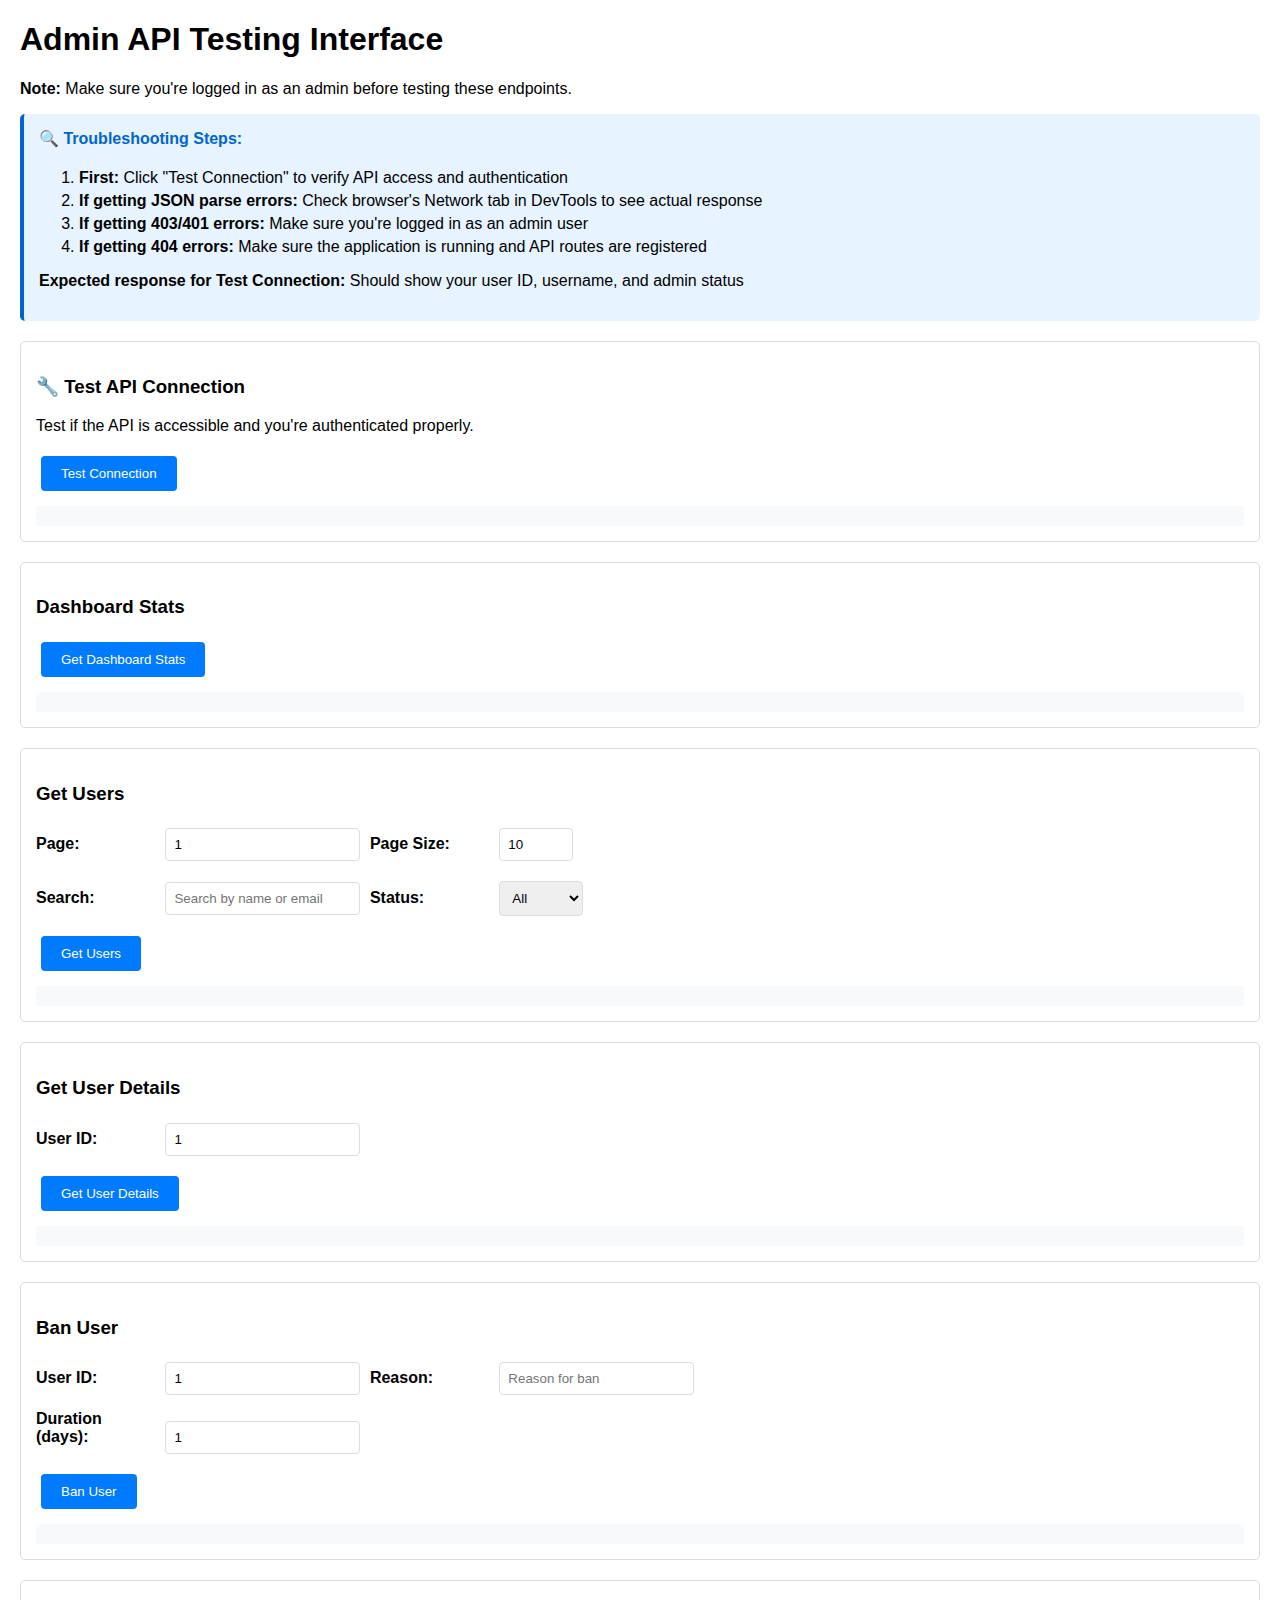
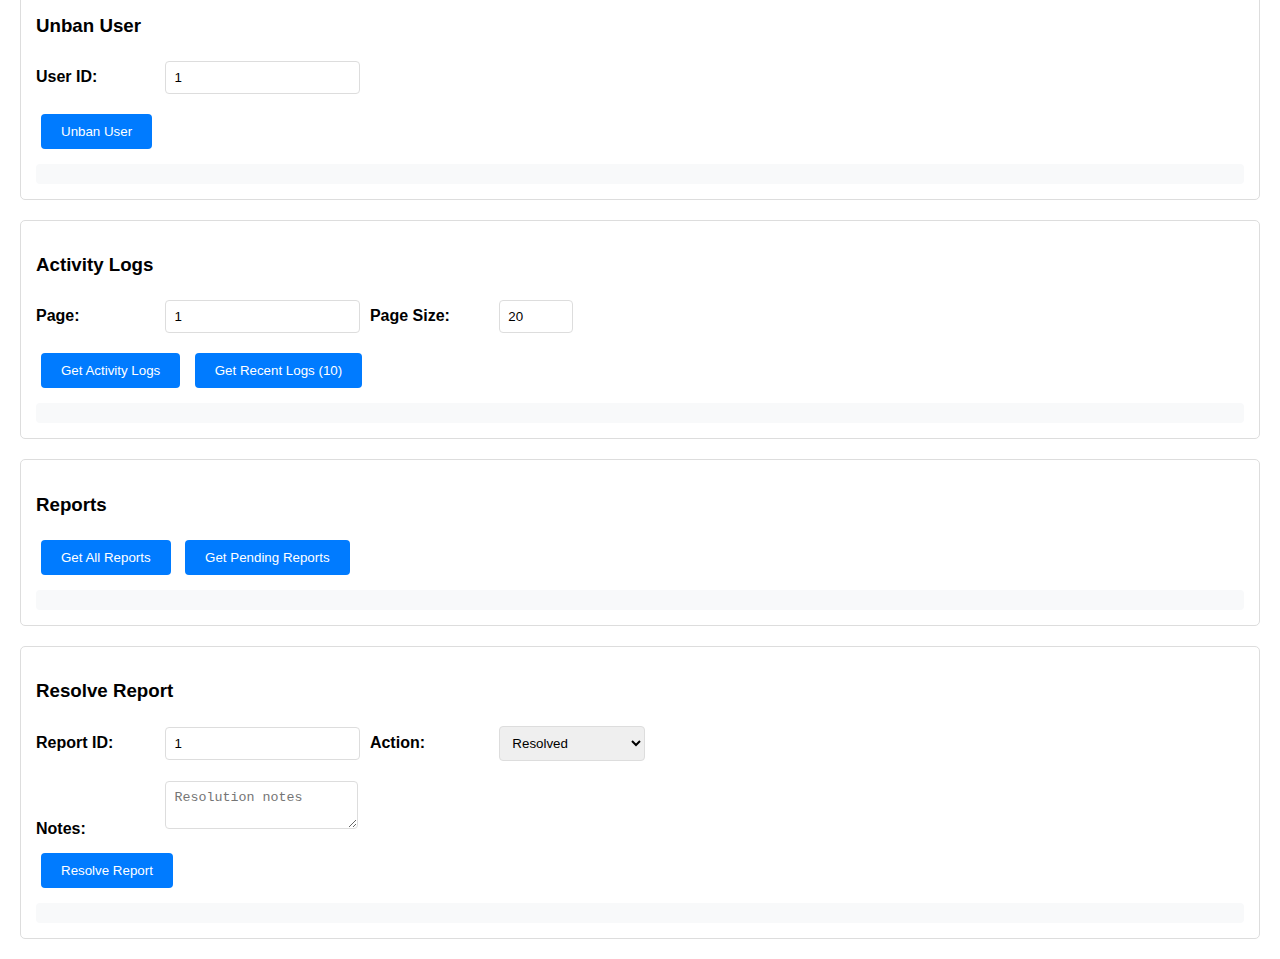
<file: wwwroot/admin-api-test.html>
<!DOCTYPE html>
<html lang="en">
<head>
    <meta charset="UTF-8">
    <meta name="viewport" content="width=device-width, initial-scale=1.0">
    <title>Admin API Testing</title>
    <style>
        body { font-family: Arial, sans-serif; margin: 20px; }
        .test-section { margin: 20px 0; padding: 15px; border: 1px solid #ddd; border-radius: 5px; }
        .test-button { padding: 10px 20px; margin: 5px; background-color: #007bff; color: white; border: none; border-radius: 4px; cursor: pointer; }
        .test-button:hover { background-color: #0056b3; }
        .result { margin-top: 10px; padding: 10px; background-color: #f8f9fa; border-radius: 4px; white-space: pre-wrap; font-family: monospace; font-size: 12px; max-height: 300px; overflow-y: auto; }
        .error { background-color: #f8d7da; color: #721c24; }
        .success { background-color: #d4edda; color: #155724; }
        input, textarea, select { padding: 8px; margin: 5px; border: 1px solid #ddd; border-radius: 4px; }
        .form-group { margin: 10px 0; }
        label { display: inline-block; width: 120px; font-weight: bold; }
        .info-section { background-color: #e7f3ff; padding: 15px; border-radius: 5px; margin-bottom: 20px; border-left: 4px solid #0066cc; }
        .info-section h4 { margin-top: 0; color: #0066cc; }
        .info-section ol { margin: 10px 0; }
        .info-section li { margin: 5px 0; }
    </style>
</head>
<body>
    <h1>Admin API Testing Interface</h1>
    <p><strong>Note:</strong> Make sure you're logged in as an admin before testing these endpoints.</p>
    
    <div class="info-section" style="background-color: #e7f3ff; padding: 15px; border-radius: 5px; margin-bottom: 20px;">
        <h4>🔍 Troubleshooting Steps:</h4>
        <ol>
            <li><strong>First:</strong> Click "Test Connection" to verify API access and authentication</li>
            <li><strong>If getting JSON parse errors:</strong> Check browser's Network tab in DevTools to see actual response</li>
            <li><strong>If getting 403/401 errors:</strong> Make sure you're logged in as an admin user</li>
            <li><strong>If getting 404 errors:</strong> Make sure the application is running and API routes are registered</li>
        </ol>
        <p><strong>Expected response for Test Connection:</strong> Should show your user ID, username, and admin status</p>
    </div>

    <!-- Test Connection -->
    <div class="test-section">
        <h3>🔧 Test API Connection</h3>
        <p>Test if the API is accessible and you're authenticated properly.</p>
        <button class="test-button" onclick="testConnection()">Test Connection</button>
        <div id="connectionResult" class="result"></div>
    </div>

    <!-- Dashboard Stats -->
    <div class="test-section">
        <h3>Dashboard Stats</h3>
        <button class="test-button" onclick="testDashboardStats()">Get Dashboard Stats</button>
        <div id="dashboardResult" class="result"></div>
    </div>

    <!-- Get Users -->
    <div class="test-section">
        <h3>Get Users</h3>
        <div class="form-group">
            <label>Page:</label>
            <input type="number" id="usersPage" value="1" min="1">
            <label>Page Size:</label>
            <input type="number" id="usersPageSize" value="10" min="1" max="100">
        </div>
        <div class="form-group">
            <label>Search:</label>
            <input type="text" id="usersSearch" placeholder="Search by name or email">
            <label>Status:</label>
            <select id="usersStatus">
                <option value="">All</option>
                <option value="active">Active</option>
                <option value="banned">Banned</option>
                <option value="inactive">Inactive</option>
            </select>
        </div>
        <button class="test-button" onclick="testGetUsers()">Get Users</button>
        <div id="usersResult" class="result"></div>
    </div>

    <!-- User Details -->
    <div class="test-section">
        <h3>Get User Details</h3>
        <div class="form-group">
            <label>User ID:</label>
            <input type="number" id="userDetailsId" value="1" min="1">
        </div>
        <button class="test-button" onclick="testGetUserDetails()">Get User Details</button>
        <div id="userDetailsResult" class="result"></div>
    </div>

    <!-- Ban User -->
    <div class="test-section">
        <h3>Ban User</h3>
        <div class="form-group">
            <label>User ID:</label>
            <input type="number" id="banUserId" value="1" min="1">
            <label>Reason:</label>
            <input type="text" id="banReason" placeholder="Reason for ban" required>
        </div>
        <div class="form-group">
            <label>Duration (days):</label>
            <input type="number" id="banDuration" value="1" min="1">
        </div>
        <button class="test-button" onclick="testBanUser()">Ban User</button>
        <div id="banResult" class="result"></div>
    </div>

    <!-- Unban User -->
    <div class="test-section">
        <h3>Unban User</h3>
        <div class="form-group">
            <label>User ID:</label>
            <input type="number" id="unbanUserId" value="1" min="1">
        </div>
        <button class="test-button" onclick="testUnbanUser()">Unban User</button>
        <div id="unbanResult" class="result"></div>
    </div>

    <!-- Activity Logs -->
    <div class="test-section">
        <h3>Activity Logs</h3>
        <div class="form-group">
            <label>Page:</label>
            <input type="number" id="logsPage" value="1" min="1">
            <label>Page Size:</label>
            <input type="number" id="logsPageSize" value="20" min="1" max="100">
        </div>
        <button class="test-button" onclick="testGetActivityLogs()">Get Activity Logs</button>
        <button class="test-button" onclick="testGetRecentActivityLogs()">Get Recent Logs (10)</button>
        <div id="logsResult" class="result"></div>
    </div>

    <!-- Reports -->
    <div class="test-section">
        <h3>Reports</h3>
        <button class="test-button" onclick="testGetAllReports()">Get All Reports</button>
        <button class="test-button" onclick="testGetPendingReports()">Get Pending Reports</button>
        <div id="reportsResult" class="result"></div>
    </div>

    <!-- Resolve Report -->
    <div class="test-section">
        <h3>Resolve Report</h3>
        <div class="form-group">
            <label>Report ID:</label>
            <input type="number" id="resolveReportId" value="1" min="1">
            <label>Action:</label>
            <select id="resolveAction">
                <option value="Resolved">Resolved</option>
                <option value="Dismissed">Dismissed</option>
                <option value="Warning Issued">Warning Issued</option>
                <option value="Content Removed">Content Removed</option>
            </select>
        </div>
        <div class="form-group">
            <label>Notes:</label>
            <textarea id="resolveNotes" placeholder="Resolution notes"></textarea>
        </div>
        <button class="test-button" onclick="testResolveReport()">Resolve Report</button>
        <div id="resolveResult" class="result"></div>
    </div>

    <script>
        const API_BASE = '/api/admin';

        // Helper function to make API calls
        async function makeApiCall(endpoint, method = 'GET', body = null) {
            try {
                const options = {
                    method: method,
                    headers: {
                        'Content-Type': 'application/json',
                    },
                    credentials: 'include' // Include cookies for JWT
                };

                if (body) {
                    options.body = JSON.stringify(body);
                }

                const response = await fetch(`${API_BASE}${endpoint}`, options);
                
                // Check if response is ok first
                if (!response.ok) {
                    // Try to get error message from response
                    let errorMessage = `HTTP ${response.status}: ${response.statusText}`;
                    try {
                        const errorData = await response.json();
                        errorMessage = errorData.message || errorMessage;
                    } catch {
                        // If JSON parsing fails, use the default message
                    }
                    
                    return {
                        success: false,
                        status: response.status,
                        data: { message: errorMessage }
                    };
                }

                // Get response text first to see what we're getting
                const responseText = await response.text();
                
                // Try to parse as JSON
                let data;
                try {
                    data = JSON.parse(responseText);
                } catch (parseError) {
                    console.error('Response text that failed to parse:', responseText);
                    return {
                        success: false,
                        status: response.status,
                        data: { 
                            message: `Failed to parse JSON response. Got: ${responseText.substring(0, 200)}...`,
                            parseError: parseError.message
                        }
                    };
                }
                
                return {
                    success: response.ok,
                    status: response.status,
                    data: data
                };
            } catch (error) {
                console.error('Network error:', error);
                return {
                    success: false,
                    status: 0,
                    data: { message: `Network error: ${error.message}` }
                };
            }
        }

        // Helper function to display results
        function displayResult(elementId, result) {
            const element = document.getElementById(elementId);
            element.className = `result ${result.success ? 'success' : 'error'}`;
            element.textContent = JSON.stringify(result, null, 2);
        }

        // Test functions
        async function testConnection() {
            const result = await makeApiCall('/test');
            displayResult('connectionResult', result);
        }

        async function testDashboardStats() {
            const result = await makeApiCall('/dashboard-stats');
            displayResult('dashboardResult', result);
        }

        async function testGetUsers() {
            const page = document.getElementById('usersPage').value;
            const pageSize = document.getElementById('usersPageSize').value;
            const search = document.getElementById('usersSearch').value;
            const status = document.getElementById('usersStatus').value;
            
            const params = new URLSearchParams({
                page: page,
                pageSize: pageSize,
                search: search,
                status: status
            });
            
            const result = await makeApiCall(`/users?${params.toString()}`);
            displayResult('usersResult', result);
        }

        async function testGetUserDetails() {
            const userId = document.getElementById('userDetailsId').value;
            const result = await makeApiCall(`/users/${userId}`);
            displayResult('userDetailsResult', result);
        }

        async function testBanUser() {
            const userId = document.getElementById('banUserId').value;
            const reason = document.getElementById('banReason').value;
            const duration = parseInt(document.getElementById('banDuration').value);
            
            if (!reason.trim()) {
                alert('Please enter a reason for the ban');
                return;
            }
            
            const result = await makeApiCall(`/users/${userId}/ban`, 'POST', {
                reason: reason,
                duration: duration
            });
            displayResult('banResult', result);
        }

        async function testUnbanUser() {
            const userId = document.getElementById('unbanUserId').value;
            const result = await makeApiCall(`/users/${userId}/unban`, 'POST');
            displayResult('unbanResult', result);
        }

        async function testGetActivityLogs() {
            const page = document.getElementById('logsPage').value;
            const pageSize = document.getElementById('logsPageSize').value;
            
            const params = new URLSearchParams({
                page: page,
                pageSize: pageSize
            });
            
            const result = await makeApiCall(`/activity-logs?${params.toString()}`);
            displayResult('logsResult', result);
        }

        async function testGetRecentActivityLogs() {
            const result = await makeApiCall('/activity-logs/recent?count=10');
            displayResult('logsResult', result);
        }

        async function testGetAllReports() {
            const result = await makeApiCall('/reports');
            displayResult('reportsResult', result);
        }

        async function testGetPendingReports() {
            const result = await makeApiCall('/reports?pendingOnly=true');
            displayResult('reportsResult', result);
        }

        async function testResolveReport() {
            const reportId = document.getElementById('resolveReportId').value;
            const action = document.getElementById('resolveAction').value;
            const notes = document.getElementById('resolveNotes').value;
            
            const result = await makeApiCall(`/reports/${reportId}/resolve`, 'POST', {
                action: action,
                notes: notes
            });
            displayResult('resolveResult', result);
        }
    </script>
</body>
</html>
</file>
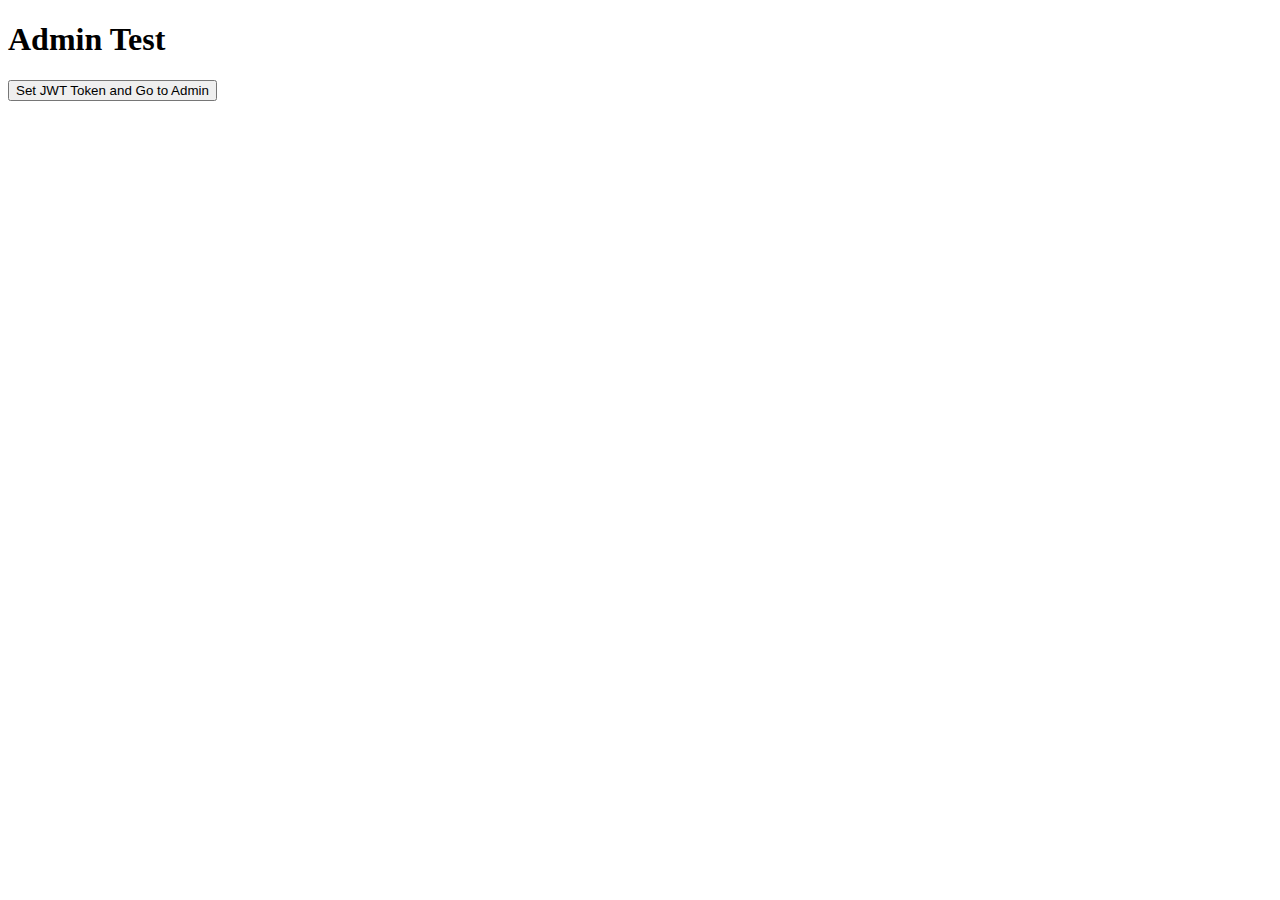
<file: wwwroot/admin-jwt-test.html>
<!DOCTYPE html>
<html>
<head>
    <title>Admin Test with JWT</title>
</head>
<body>
    <h1>Admin Test</h1>
    <button onclick="setJWTAndRedirect()">Set JWT Token and Go to Admin</button>
    <div id="result"></div>

    <script>
        function setJWTAndRedirect() {
            // Set the JWT token from the login response
            const jwtToken = "eyJhbGciOiJIUzI1NiIsInR5cCI6IkpXVCJ9.[base64].-oL1ABHNY0Kr4UDZF5SXlnma_Am5X7joSGAbeDrwaeY";
            
            document.cookie = `jwtToken=${jwtToken}; path=/; secure; samesite=strict`;
            document.getElementById('result').innerHTML = 'JWT token set! Redirecting to admin page...';
            
            setTimeout(() => {
                window.location.href = '/Admin';
            }, 1000);
        }
    </script>
</body>
</html>
</file>
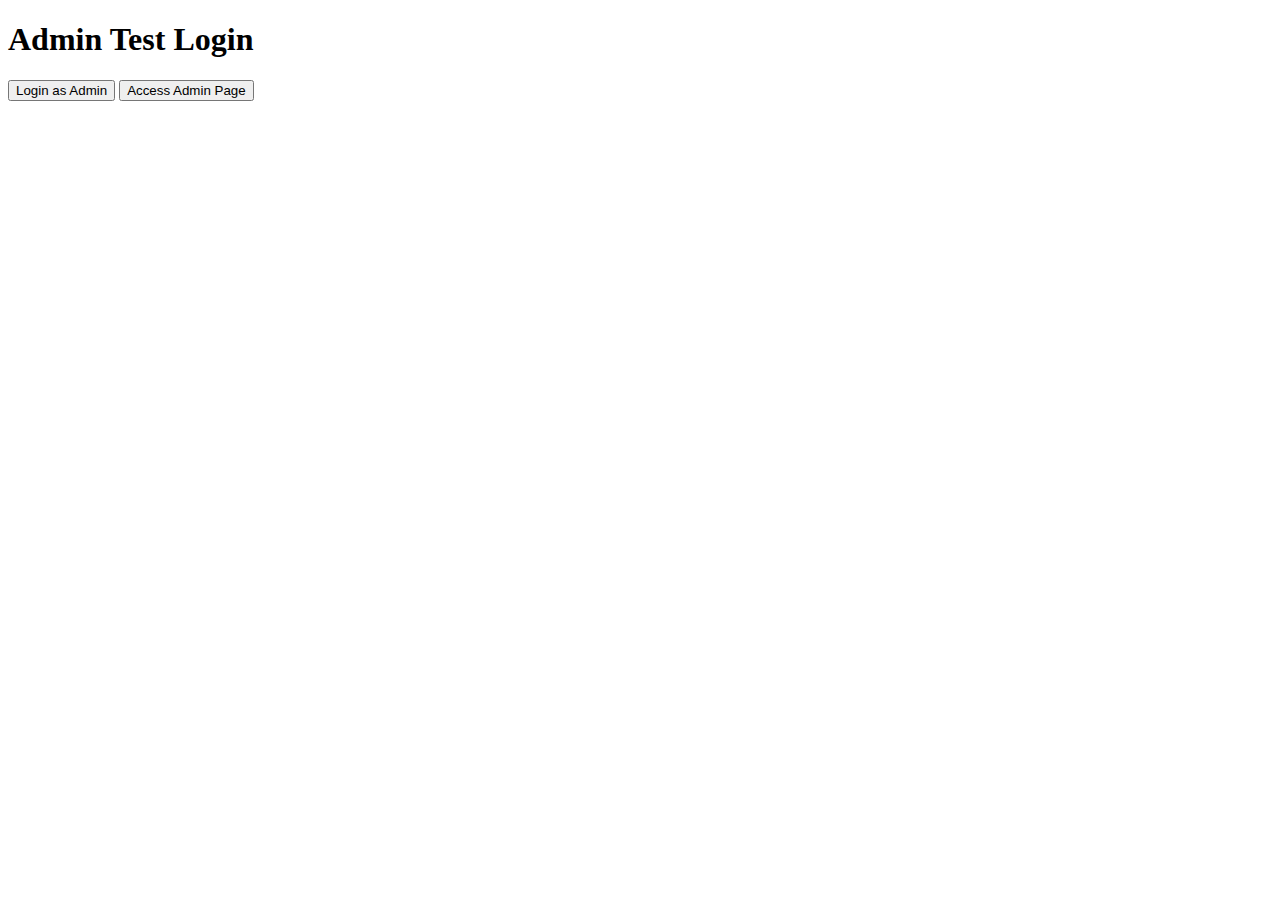
<file: wwwroot/admin-test.html>
<!DOCTYPE html>
<html>
<head>
    <title>Admin Test Login</title>
</head>
<body>
    <h1>Admin Test Login</h1>
    <button onclick="loginAsAdmin()">Login as Admin</button>
    <button onclick="accessAdminPage()">Access Admin Page</button>
    <div id="result"></div>

    <script>
        function loginAsAdmin() {
            fetch('/api/auth/login', {
                method: 'POST',
                headers: {
                    'Content-Type': 'application/json'
                },
                body: JSON.stringify({
                    email: 'Admin@Admin.com',
                    password: 'admin123'
                })
            })
            .then(response => response.json())
            .then(data => {
                document.getElementById('result').innerHTML = 'Login result: ' + JSON.stringify(data);
                if (data.token) {
                    // Set the JWT token as a cookie
                    document.cookie = `jwtToken=${data.token}; path=/; secure; samesite=strict`;
                    console.log('JWT token set in cookie');
                }
            })
            .catch(error => {
                document.getElementById('result').innerHTML = 'Login error: ' + error;
            });
        }

        function accessAdminPage() {
            window.location.href = '/Admin';
        }
    </script>
</body>
</html>
</file>
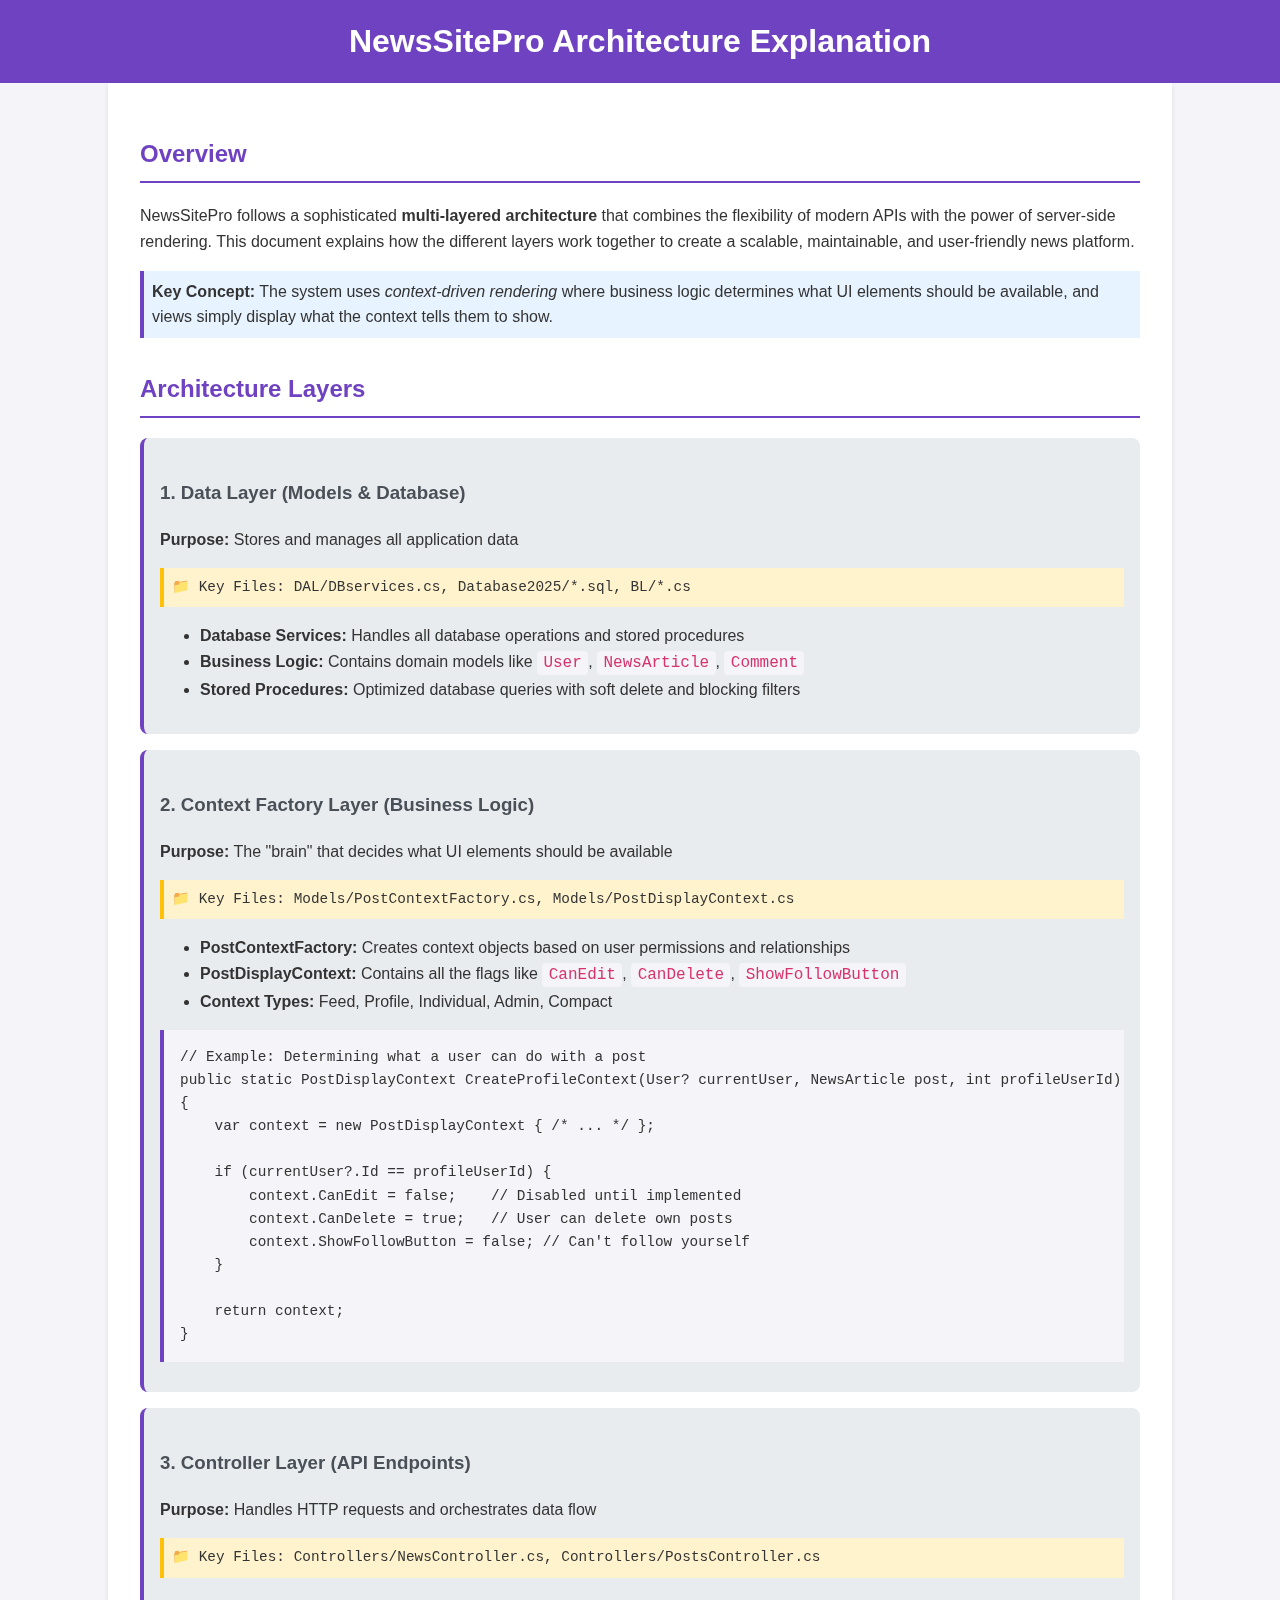
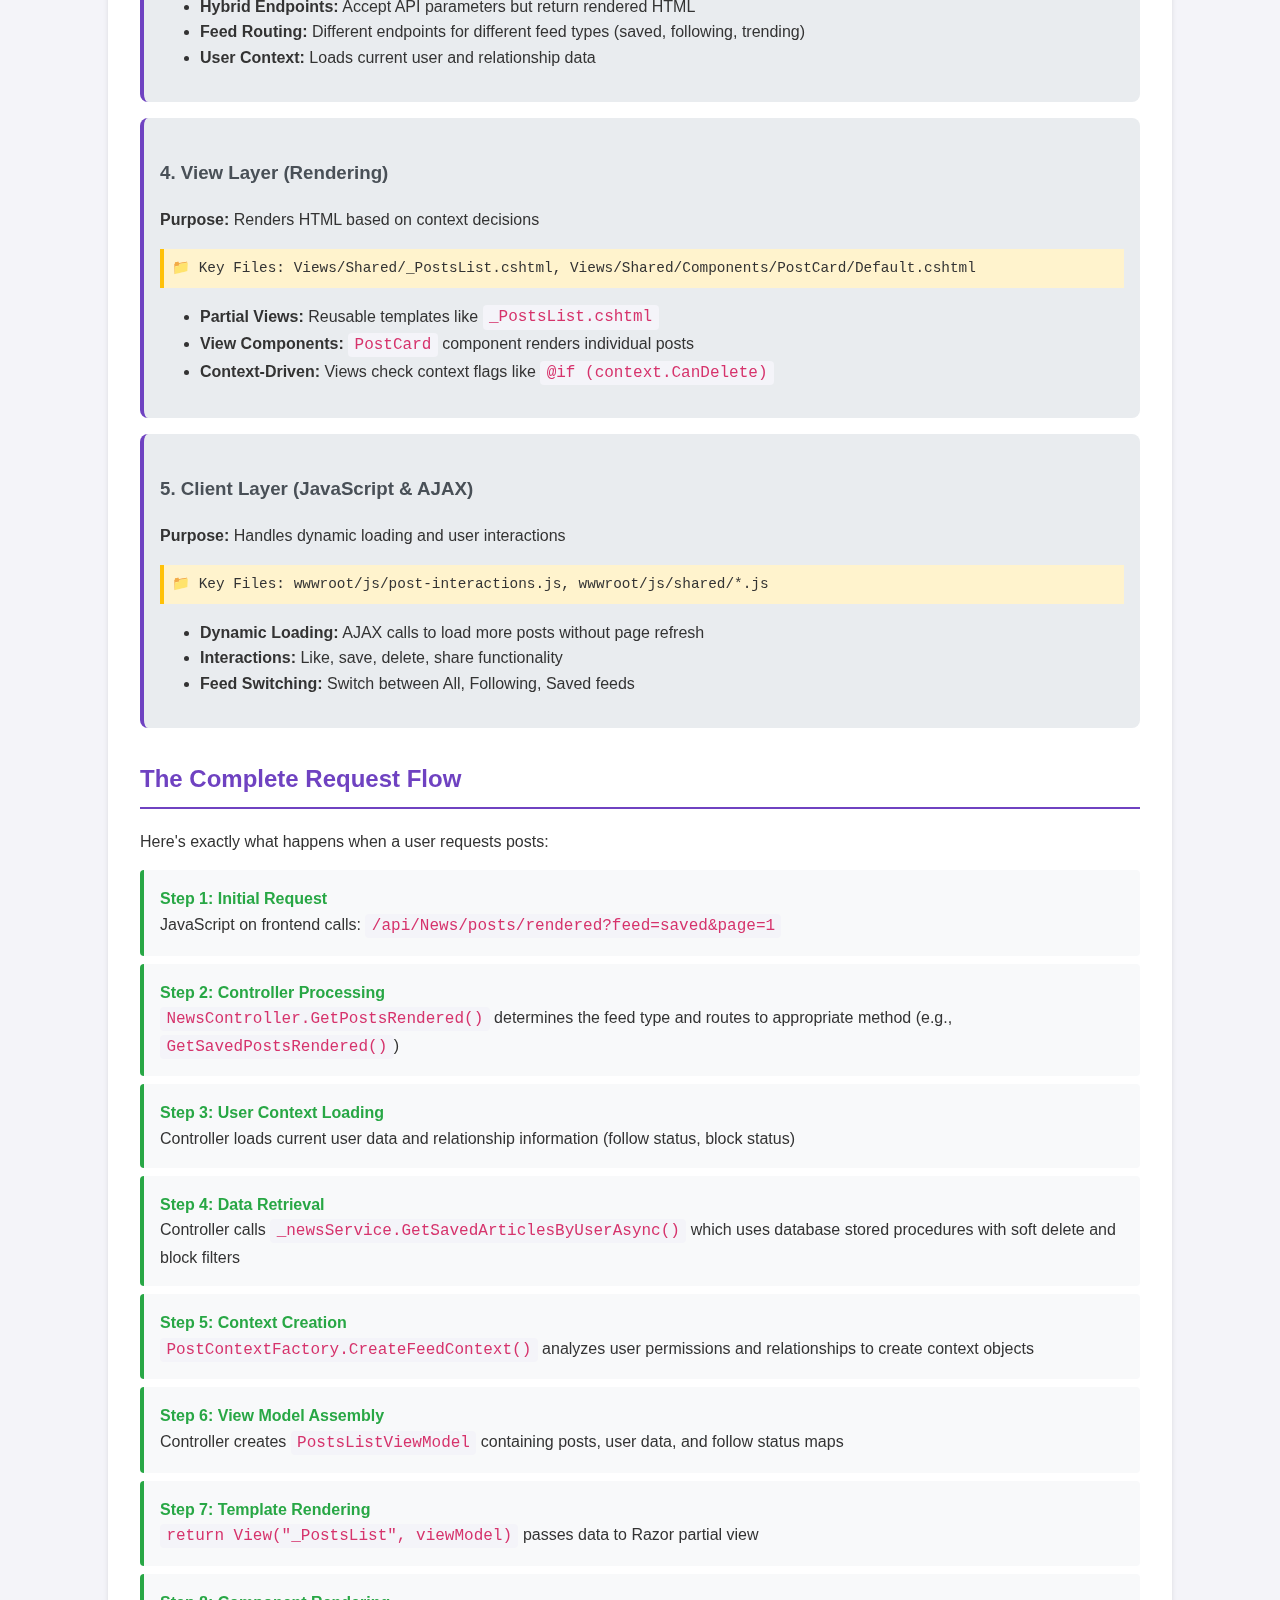
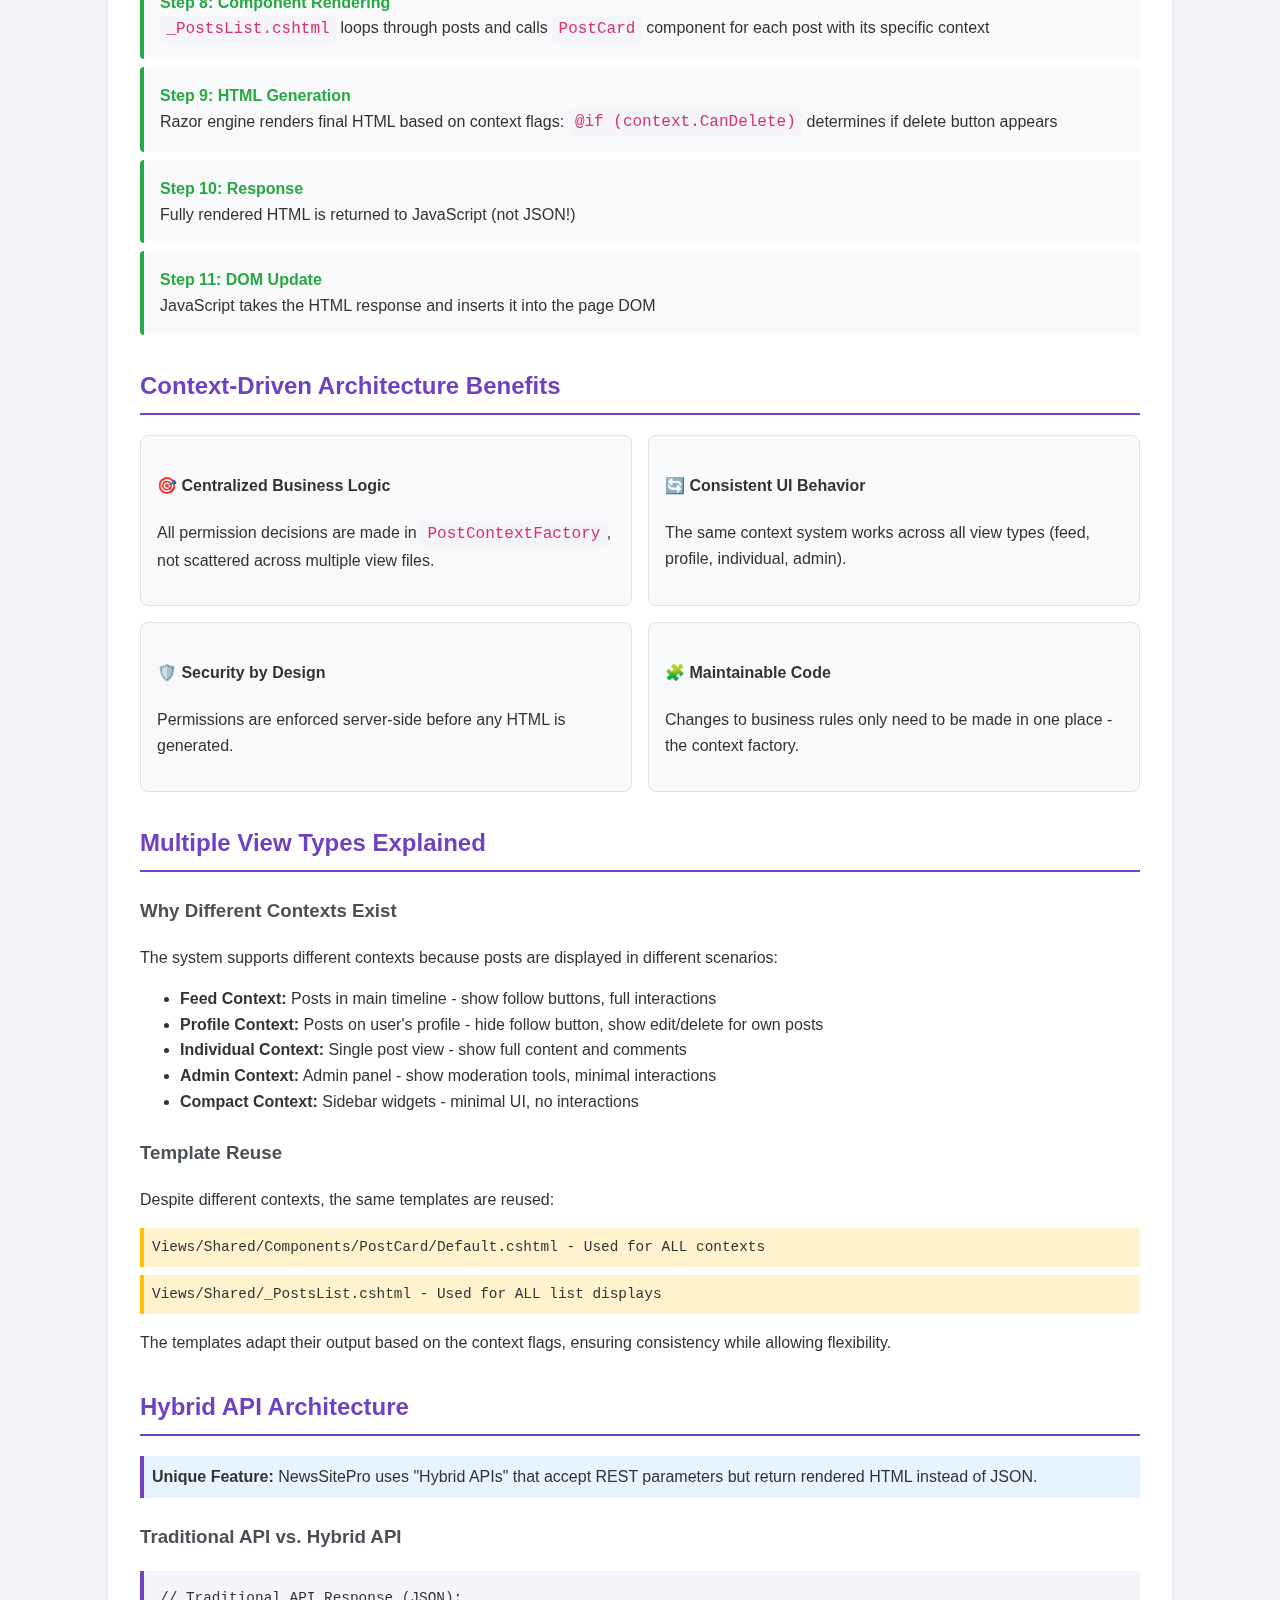
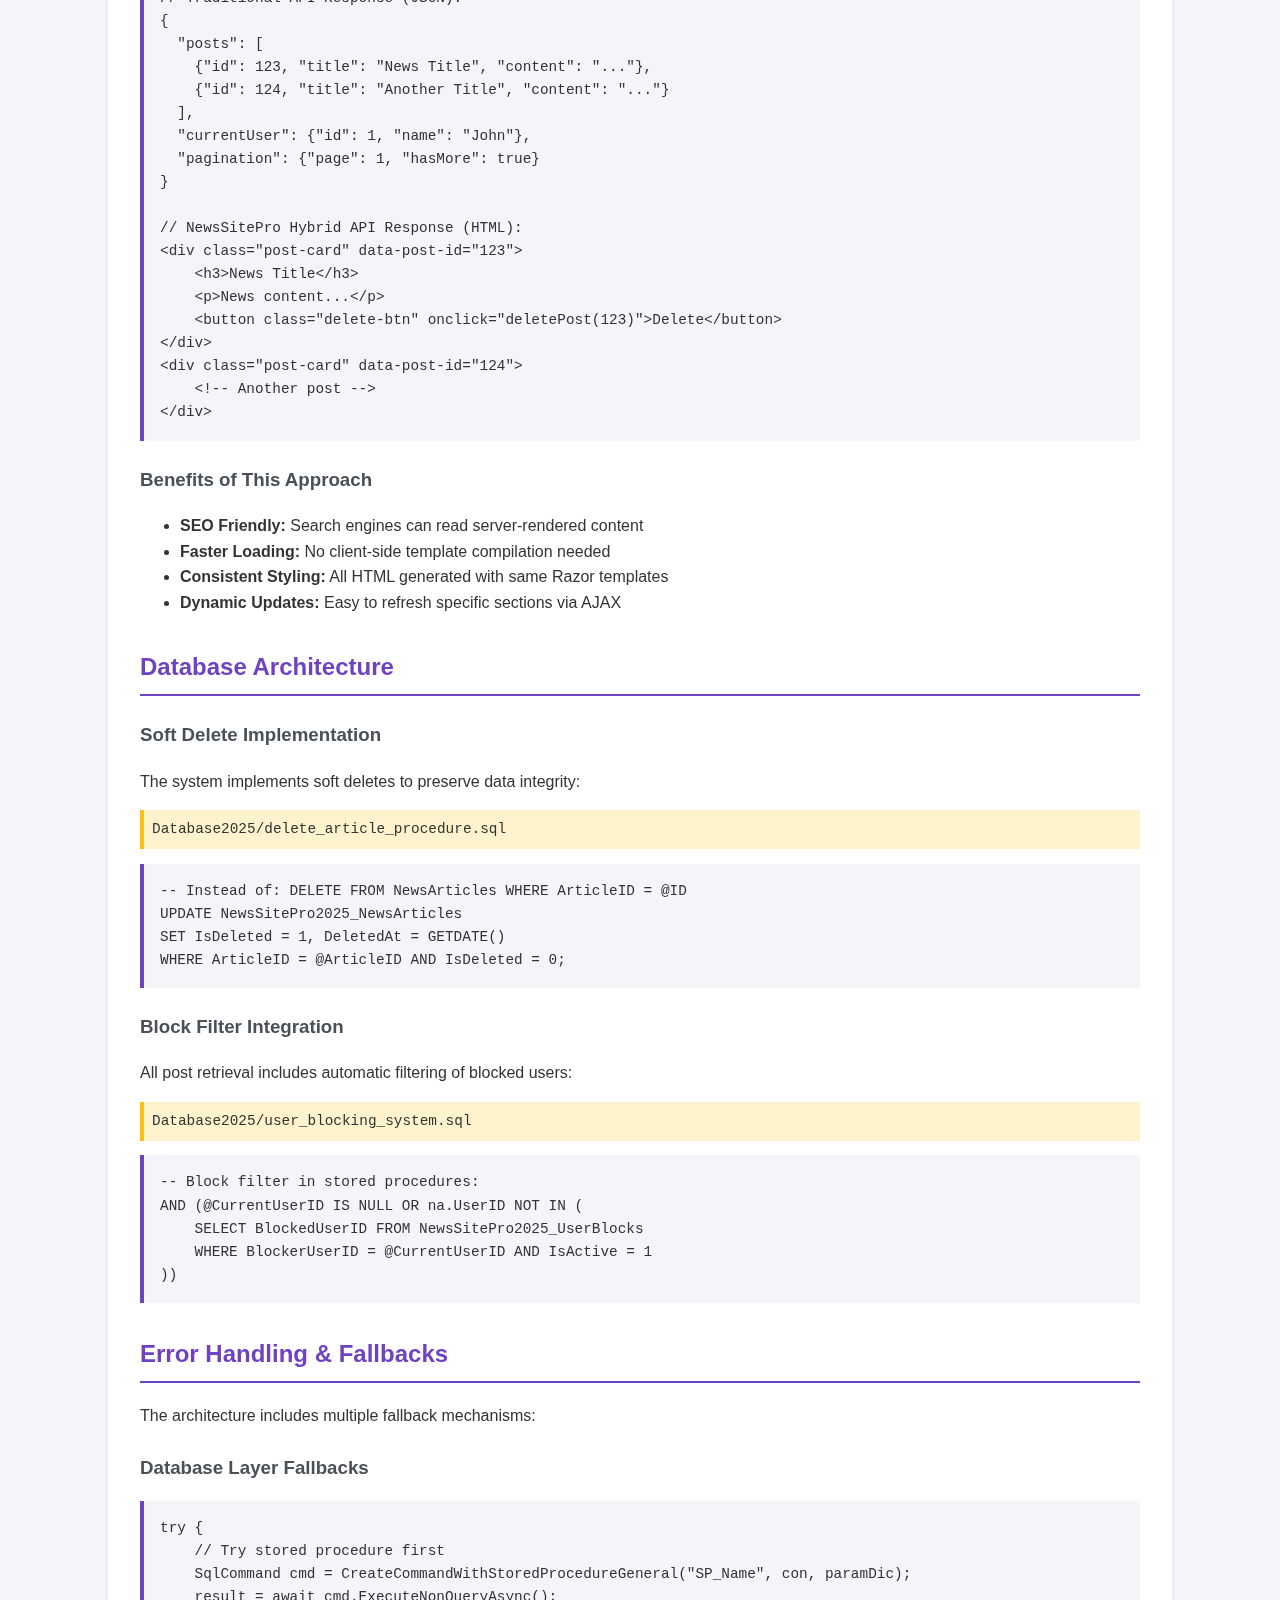
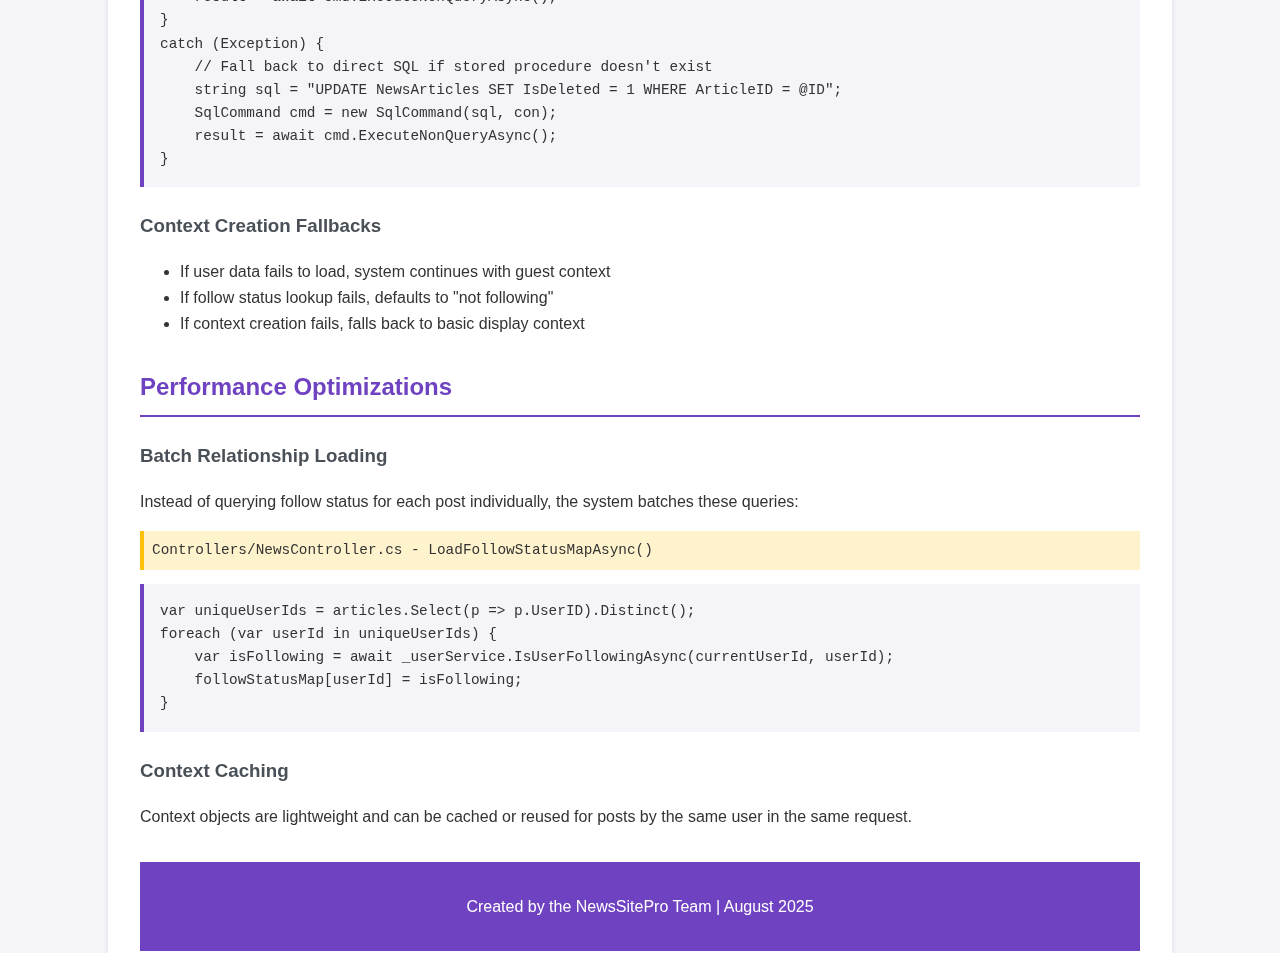
<file: wwwroot/architectureOverview.html>
<!DOCTYPE html>
<html lang="en">
<head>
    <meta charset="UTF-8">
    <meta name="viewport" content="width=device-width, initial-scale=1.0">
    <title>NewsSitePro Architecture Explanation</title>
    <style>
        body {
            font-family: Arial, sans-serif;
            line-height: 1.6;
            margin: 0;
            padding: 0;
            background-color: #f4f4f9;
            color: #333;
        }
        header {
            background: #6f42c1;
            color: #fff;
            padding: 1rem 0;
            text-align: center;
        }
        header h1 {
            margin: 0;
            font-size: 2rem;
        }
        main {
            padding: 2rem;
            max-width: 1000px;
            margin: 0 auto;
            background: #fff;
            box-shadow: 0 2px 5px rgba(0, 0, 0, 0.1);
        }
        section {
            margin-bottom: 2rem;
        }
        section h2 {
            color: #6f42c1;
            border-bottom: 2px solid #6f42c1;
            padding-bottom: 0.5rem;
        }
        section h3 {
            color: #495057;
            margin-top: 1.5rem;
        }
        code {
            background: #f4f4f9;
            padding: 0.2rem 0.4rem;
            border-radius: 4px;
            font-family: Consolas, monospace;
            color: #d6336c;
        }
        pre {
            background: #f4f4f9;
            padding: 1rem;
            border-left: 4px solid #6f42c1;
            overflow-x: auto;
            font-family: Consolas, monospace;
            font-size: 0.9rem;
        }
        .highlight {
            background: #e7f3ff;
            padding: 0.5rem;
            border-left: 4px solid #6f42c1;
            margin: 1rem 0;
        }
        .flow-step {
            background: #f8f9fa;
            padding: 1rem;
            margin: 0.5rem 0;
            border-left: 4px solid #28a745;
            border-radius: 4px;
        }
        .flow-step strong {
            color: #28a745;
        }
        .file-reference {
            background: #fff3cd;
            padding: 0.5rem;
            margin: 0.5rem 0;
            border-left: 4px solid #ffc107;
            font-family: Consolas, monospace;
            font-size: 0.9rem;
        }
        .architecture-layer {
            background: #e9ecef;
            padding: 1rem;
            margin: 1rem 0;
            border-radius: 8px;
            border-left: 4px solid #6f42c1;
        }
        footer {
            text-align: center;
            padding: 1rem 0;
            background: #6f42c1;
            color: #fff;
            margin-top: 2rem;
        }
        .benefits {
            display: grid;
            grid-template-columns: 1fr 1fr;
            gap: 1rem;
            margin: 1rem 0;
        }
        .benefit-card {
            background: #f8f9fa;
            padding: 1rem;
            border-radius: 8px;
            border: 1px solid #dee2e6;
        }
    </style>
</head>
<body>
    <header>
        <h1>NewsSitePro Architecture Explanation</h1>
    </header>
    <main>
        <section>
            <h2>Overview</h2>
            <p>NewsSitePro follows a sophisticated <strong>multi-layered architecture</strong> that combines the flexibility of modern APIs with the power of server-side rendering. This document explains how the different layers work together to create a scalable, maintainable, and user-friendly news platform.</p>
            
            <div class="highlight">
                <strong>Key Concept:</strong> The system uses <em>context-driven rendering</em> where business logic determines what UI elements should be available, and views simply display what the context tells them to show.
            </div>
        </section>

        <section>
            <h2>Architecture Layers</h2>
            
            <div class="architecture-layer">
                <h3>1. Data Layer (Models & Database)</h3>
                <p><strong>Purpose:</strong> Stores and manages all application data</p>
                <div class="file-reference">📁 Key Files: DAL/DBservices.cs, Database2025/*.sql, BL/*.cs</div>
                <ul>
                    <li><strong>Database Services:</strong> Handles all database operations and stored procedures</li>
                    <li><strong>Business Logic:</strong> Contains domain models like <code>User</code>, <code>NewsArticle</code>, <code>Comment</code></li>
                    <li><strong>Stored Procedures:</strong> Optimized database queries with soft delete and blocking filters</li>
                </ul>
            </div>

            <div class="architecture-layer">
                <h3>2. Context Factory Layer (Business Logic)</h3>
                <p><strong>Purpose:</strong> The "brain" that decides what UI elements should be available</p>
                <div class="file-reference">📁 Key Files: Models/PostContextFactory.cs, Models/PostDisplayContext.cs</div>
                <ul>
                    <li><strong>PostContextFactory:</strong> Creates context objects based on user permissions and relationships</li>
                    <li><strong>PostDisplayContext:</strong> Contains all the flags like <code>CanEdit</code>, <code>CanDelete</code>, <code>ShowFollowButton</code></li>
                    <li><strong>Context Types:</strong> Feed, Profile, Individual, Admin, Compact</li>
                </ul>
                <pre>
// Example: Determining what a user can do with a post
public static PostDisplayContext CreateProfileContext(User? currentUser, NewsArticle post, int profileUserId)
{
    var context = new PostDisplayContext { /* ... */ };
    
    if (currentUser?.Id == profileUserId) {
        context.CanEdit = false;    // Disabled until implemented
        context.CanDelete = true;   // User can delete own posts
        context.ShowFollowButton = false; // Can't follow yourself
    }
    
    return context;
}</pre>
            </div>

            <div class="architecture-layer">
                <h3>3. Controller Layer (API Endpoints)</h3>
                <p><strong>Purpose:</strong> Handles HTTP requests and orchestrates data flow</p>
                <div class="file-reference">📁 Key Files: Controllers/NewsController.cs, Controllers/PostsController.cs</div>
                <ul>
                    <li><strong>Hybrid Endpoints:</strong> Accept API parameters but return rendered HTML</li>
                    <li><strong>Feed Routing:</strong> Different endpoints for different feed types (saved, following, trending)</li>
                    <li><strong>User Context:</strong> Loads current user and relationship data</li>
                </ul>
            </div>

            <div class="architecture-layer">
                <h3>4. View Layer (Rendering)</h3>
                <p><strong>Purpose:</strong> Renders HTML based on context decisions</p>
                <div class="file-reference">📁 Key Files: Views/Shared/_PostsList.cshtml, Views/Shared/Components/PostCard/Default.cshtml</div>
                <ul>
                    <li><strong>Partial Views:</strong> Reusable templates like <code>_PostsList.cshtml</code></li>
                    <li><strong>View Components:</strong> <code>PostCard</code> component renders individual posts</li>
                    <li><strong>Context-Driven:</strong> Views check context flags like <code>@if (context.CanDelete)</code></li>
                </ul>
            </div>

            <div class="architecture-layer">
                <h3>5. Client Layer (JavaScript & AJAX)</h3>
                <p><strong>Purpose:</strong> Handles dynamic loading and user interactions</p>
                <div class="file-reference">📁 Key Files: wwwroot/js/post-interactions.js, wwwroot/js/shared/*.js</div>
                <ul>
                    <li><strong>Dynamic Loading:</strong> AJAX calls to load more posts without page refresh</li>
                    <li><strong>Interactions:</strong> Like, save, delete, share functionality</li>
                    <li><strong>Feed Switching:</strong> Switch between All, Following, Saved feeds</li>
                </ul>
            </div>
        </section>

        <section>
            <h2>The Complete Request Flow</h2>
            <p>Here's exactly what happens when a user requests posts:</p>
            
            <div class="flow-step">
                <strong>Step 1: Initial Request</strong><br>
                JavaScript on frontend calls: <code>/api/News/posts/rendered?feed=saved&page=1</code>
            </div>
            
            <div class="flow-step">
                <strong>Step 2: Controller Processing</strong><br>
                <code>NewsController.GetPostsRendered()</code> determines the feed type and routes to appropriate method (e.g., <code>GetSavedPostsRendered()</code>)
            </div>
            
            <div class="flow-step">
                <strong>Step 3: User Context Loading</strong><br>
                Controller loads current user data and relationship information (follow status, block status)
            </div>
            
            <div class="flow-step">
                <strong>Step 4: Data Retrieval</strong><br>
                Controller calls <code>_newsService.GetSavedArticlesByUserAsync()</code> which uses database stored procedures with soft delete and block filters
            </div>
            
            <div class="flow-step">
                <strong>Step 5: Context Creation</strong><br>
                <code>PostContextFactory.CreateFeedContext()</code> analyzes user permissions and relationships to create context objects
            </div>
            
            <div class="flow-step">
                <strong>Step 6: View Model Assembly</strong><br>
                Controller creates <code>PostsListViewModel</code> containing posts, user data, and follow status maps
            </div>
            
            <div class="flow-step">
                <strong>Step 7: Template Rendering</strong><br>
                <code>return View("_PostsList", viewModel)</code> passes data to Razor partial view
            </div>
            
            <div class="flow-step">
                <strong>Step 8: Component Rendering</strong><br>
                <code>_PostsList.cshtml</code> loops through posts and calls <code>PostCard</code> component for each post with its specific context
            </div>
            
            <div class="flow-step">
                <strong>Step 9: HTML Generation</strong><br>
                Razor engine renders final HTML based on context flags: <code>@if (context.CanDelete)</code> determines if delete button appears
            </div>
            
            <div class="flow-step">
                <strong>Step 10: Response</strong><br>
                Fully rendered HTML is returned to JavaScript (not JSON!)
            </div>
            
            <div class="flow-step">
                <strong>Step 11: DOM Update</strong><br>
                JavaScript takes the HTML response and inserts it into the page DOM
            </div>
        </section>

        <section>
            <h2>Context-Driven Architecture Benefits</h2>
            
            <div class="benefits">
                <div class="benefit-card">
                    <h4>🎯 Centralized Business Logic</h4>
                    <p>All permission decisions are made in <code>PostContextFactory</code>, not scattered across multiple view files.</p>
                </div>
                
                <div class="benefit-card">
                    <h4>🔄 Consistent UI Behavior</h4>
                    <p>The same context system works across all view types (feed, profile, individual, admin).</p>
                </div>
                
                <div class="benefit-card">
                    <h4>🛡️ Security by Design</h4>
                    <p>Permissions are enforced server-side before any HTML is generated.</p>
                </div>
                
                <div class="benefit-card">
                    <h4>🧩 Maintainable Code</h4>
                    <p>Changes to business rules only need to be made in one place - the context factory.</p>
                </div>
            </div>
        </section>

        <section>
            <h2>Multiple View Types Explained</h2>
            
            <h3>Why Different Contexts Exist</h3>
            <p>The system supports different contexts because posts are displayed in different scenarios:</p>
            
            <ul>
                <li><strong>Feed Context:</strong> Posts in main timeline - show follow buttons, full interactions</li>
                <li><strong>Profile Context:</strong> Posts on user's profile - hide follow button, show edit/delete for own posts</li>
                <li><strong>Individual Context:</strong> Single post view - show full content and comments</li>
                <li><strong>Admin Context:</strong> Admin panel - show moderation tools, minimal interactions</li>
                <li><strong>Compact Context:</strong> Sidebar widgets - minimal UI, no interactions</li>
            </ul>

            <h3>Template Reuse</h3>
            <p>Despite different contexts, the same templates are reused:</p>
            <div class="file-reference">Views/Shared/Components/PostCard/Default.cshtml - Used for ALL contexts</div>
            <div class="file-reference">Views/Shared/_PostsList.cshtml - Used for ALL list displays</div>
            
            <p>The templates adapt their output based on the context flags, ensuring consistency while allowing flexibility.</p>
        </section>

        <section>
            <h2>Hybrid API Architecture</h2>
            
            <div class="highlight">
                <strong>Unique Feature:</strong> NewsSitePro uses "Hybrid APIs" that accept REST parameters but return rendered HTML instead of JSON.
            </div>

            <h3>Traditional API vs. Hybrid API</h3>
            <pre>
// Traditional API Response (JSON):
{
  "posts": [
    {"id": 123, "title": "News Title", "content": "..."},
    {"id": 124, "title": "Another Title", "content": "..."}
  ],
  "currentUser": {"id": 1, "name": "John"},
  "pagination": {"page": 1, "hasMore": true}
}

// NewsSitePro Hybrid API Response (HTML):
&lt;div class="post-card" data-post-id="123"&gt;
    &lt;h3&gt;News Title&lt;/h3&gt;
    &lt;p&gt;News content...&lt;/p&gt;
    &lt;button class="delete-btn" onclick="deletePost(123)"&gt;Delete&lt;/button&gt;
&lt;/div&gt;
&lt;div class="post-card" data-post-id="124"&gt;
    &lt;!-- Another post --&gt;
&lt;/div&gt;</pre>

            <h3>Benefits of This Approach</h3>
            <ul>
                <li><strong>SEO Friendly:</strong> Search engines can read server-rendered content</li>
                <li><strong>Faster Loading:</strong> No client-side template compilation needed</li>
                <li><strong>Consistent Styling:</strong> All HTML generated with same Razor templates</li>
                <li><strong>Dynamic Updates:</strong> Easy to refresh specific sections via AJAX</li>
            </ul>
        </section>

        <section>
            <h2>Database Architecture</h2>
            
            <h3>Soft Delete Implementation</h3>
            <p>The system implements soft deletes to preserve data integrity:</p>
            
            <div class="file-reference">Database2025/delete_article_procedure.sql</div>
            <pre>
-- Instead of: DELETE FROM NewsArticles WHERE ArticleID = @ID
UPDATE NewsSitePro2025_NewsArticles 
SET IsDeleted = 1, DeletedAt = GETDATE()
WHERE ArticleID = @ArticleID AND IsDeleted = 0;</pre>

            <h3>Block Filter Integration</h3>
            <p>All post retrieval includes automatic filtering of blocked users:</p>
            
            <div class="file-reference">Database2025/user_blocking_system.sql</div>
            <pre>
-- Block filter in stored procedures:
AND (@CurrentUserID IS NULL OR na.UserID NOT IN (
    SELECT BlockedUserID FROM NewsSitePro2025_UserBlocks 
    WHERE BlockerUserID = @CurrentUserID AND IsActive = 1
))</pre>
        </section>

        <section>
            <h2>Error Handling & Fallbacks</h2>
            
            <p>The architecture includes multiple fallback mechanisms:</p>
            
            <h3>Database Layer Fallbacks</h3>
            <pre>
try {
    // Try stored procedure first
    SqlCommand cmd = CreateCommandWithStoredProcedureGeneral("SP_Name", con, paramDic);
    result = await cmd.ExecuteNonQueryAsync();
}
catch (Exception) {
    // Fall back to direct SQL if stored procedure doesn't exist
    string sql = "UPDATE NewsArticles SET IsDeleted = 1 WHERE ArticleID = @ID";
    SqlCommand cmd = new SqlCommand(sql, con);
    result = await cmd.ExecuteNonQueryAsync();
}</pre>

            <h3>Context Creation Fallbacks</h3>
            <ul>
                <li>If user data fails to load, system continues with guest context</li>
                <li>If follow status lookup fails, defaults to "not following"</li>
                <li>If context creation fails, falls back to basic display context</li>
            </ul>
        </section>

        <section>
            <h2>Performance Optimizations</h2>
            
            <h3>Batch Relationship Loading</h3>
            <p>Instead of querying follow status for each post individually, the system batches these queries:</p>
            
            <div class="file-reference">Controllers/NewsController.cs - LoadFollowStatusMapAsync()</div>
            <pre>
var uniqueUserIds = articles.Select(p => p.UserID).Distinct();
foreach (var userId in uniqueUserIds) {
    var isFollowing = await _userService.IsUserFollowingAsync(currentUserId, userId);
    followStatusMap[userId] = isFollowing;
}</pre>

            <h3>Context Caching</h3>
            <p>Context objects are lightweight and can be cached or reused for posts by the same user in the same request.</p>
        </section>

        <footer>
            <p>Created by the NewsSitePro Team | August 2025</p>
        </footer>
    </main>
</body>
</html>
</file>
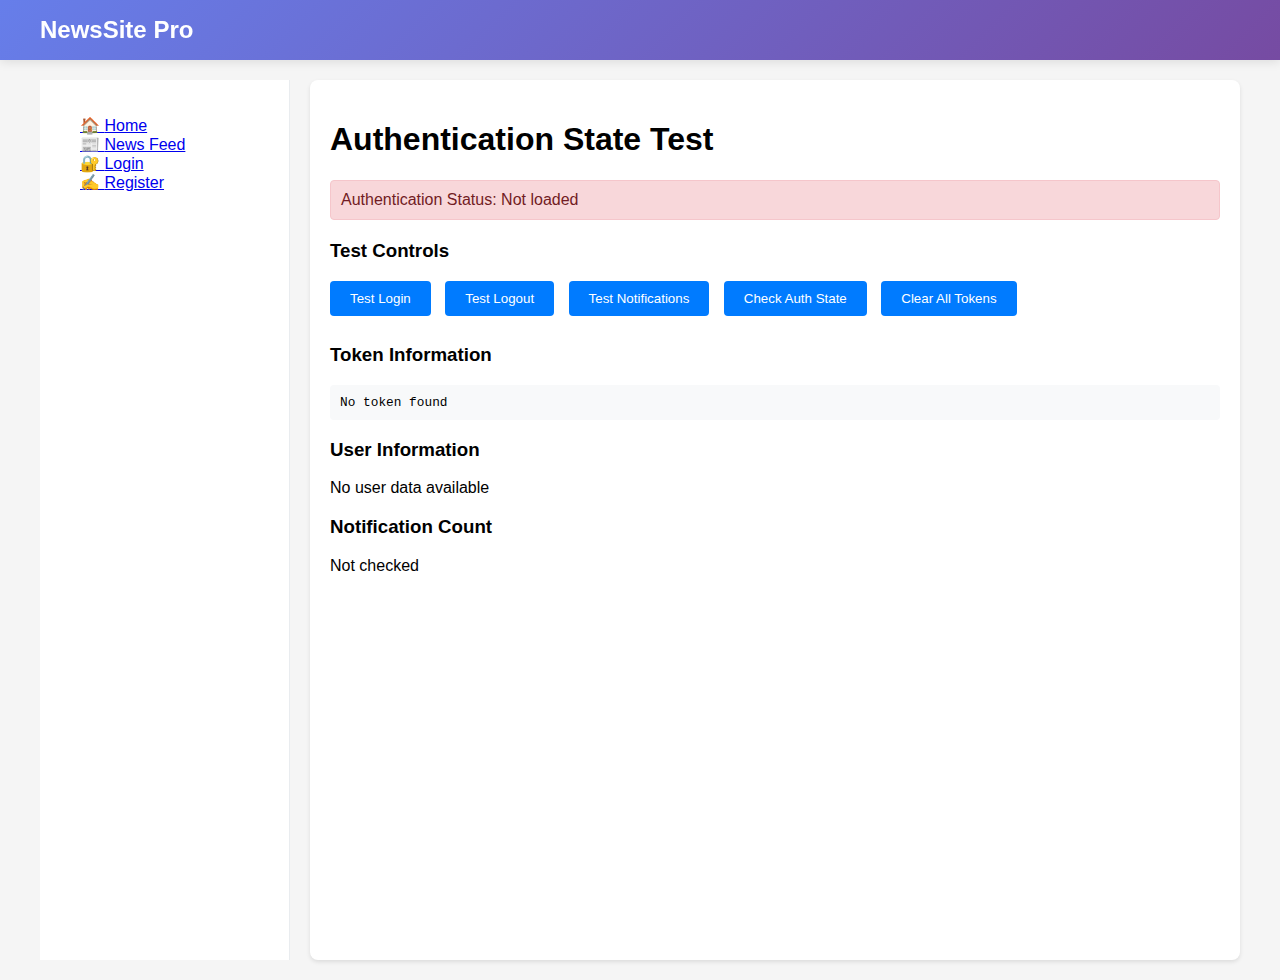
<file: wwwroot/auth-test.html>
<!DOCTYPE html>
<html lang="en">
<head>
    <meta charset="UTF-8">
    <meta name="viewport" content="width=device-width, initial-scale=1.0">
    <title>Authentication Test - NewsSite Pro</title>
    <link rel="stylesheet" href="css/notifications.css">
    <style>
        body {
            font-family: Arial, sans-serif;
            margin: 0;
            padding: 0;
            background-color: #f5f5f5;
        }
        .container {
            max-width: 1200px;
            margin: 0 auto;
            padding: 20px;
            display: grid;
            grid-template-columns: 250px 1fr;
            gap: 20px;
        }
        .test-panel {
            background: white;
            padding: 20px;
            border-radius: 8px;
            box-shadow: 0 2px 4px rgba(0,0,0,0.1);
        }
        .auth-status {
            padding: 10px;
            border-radius: 4px;
            margin-bottom: 20px;
        }
        .authenticated {
            background-color: #d4edda;
            color: #155724;
            border: 1px solid #c3e6cb;
        }
        .unauthenticated {
            background-color: #f8d7da;
            color: #721c24;
            border: 1px solid #f5c6cb;
        }
        .test-button {
            background: #007bff;
            color: white;
            border: none;
            padding: 10px 20px;
            border-radius: 4px;
            cursor: pointer;
            margin-right: 10px;
            margin-bottom: 10px;
        }
        .test-button:hover {
            background: #0056b3;
        }
        .token-display {
            background: #f8f9fa;
            padding: 10px;
            border-radius: 4px;
            word-break: break-all;
            font-family: monospace;
            font-size: 0.8rem;
            margin: 10px 0;
        }
    </style>
</head>
<body>
    <!-- Header using auth service -->
    <header>
        <div class="header-container">
            <a class="logo" href="/">NewsSite Pro</a>
            
            <button class="mobile-menu-toggle" id="mobileMenuToggle" type="button">
                ☰
            </button>
            
            <nav class="nav-menu" id="navMenu">
                <!-- Navigation will be populated by auth-service.js -->
            </nav>
        </div>
    </header>

    <div class="container">
        <!-- Sidebar using auth service -->
        <div class="left-sidebar" id="leftSidebar">
            <div class="sidebar-content">
                <!-- User Profile Section - will be updated by auth service -->
                <div class="user-profile-section" id="userProfileSection">
                    <div class="user-avatar" id="userAvatar">
                        <!-- Avatar will be set by auth service -->
                    </div>
                    <h4 data-user-name></h4>
                    <p class="user-email" data-user-email></p>
                </div>

                <!-- Navigation Menu -->
                <nav class="sidebar-nav">
                    <ul class="nav-list">
                        <li class="nav-item">
                            <a href="/" class="nav-link">
                                <span class="nav-icon">🏠</span>
                                <span class="nav-text">Home</span>
                            </a>
                        </li>
                        <li class="nav-item">
                            <a href="/Posts" class="nav-link">
                                <span class="nav-icon">📰</span>
                                <span class="nav-text">News Feed</span>
                            </a>
                        </li>
                        
                        <!-- Auth Required Items -->
                        <li class="nav-item" data-auth-required>
                            <a href="/Profile" class="nav-link">
                                <span class="nav-icon">👤</span>
                                <span class="nav-text">Profile</span>
                            </a>
                        </li>
                        <li class="nav-item" data-auth-required>
                            <a href="/Post" class="nav-link">
                                <span class="nav-icon">✏️</span>
                                <span class="nav-text">Create Post</span>
                            </a>
                        </li>
                        <li class="nav-item" data-auth-required>
                            <a href="/Notifications" class="nav-link">
                                <span class="nav-icon">🔔</span>
                                <span class="nav-text">Notifications</span>
                                <span class="notification-badge" style="display: none;"></span>
                            </a>
                        </li>
                        <li class="nav-item" data-auth-required data-admin-only style="display: none;">
                            <a href="/Admin" class="nav-link">
                                <span class="nav-icon">⚙️</span>
                                <span class="nav-text">Admin Panel</span>
                            </a>
                        </li>
                        
                        <!-- Guest Only Items -->
                        <li class="nav-item" data-guest-only>
                            <a href="/Login" class="nav-link">
                                <span class="nav-icon">🔐</span>
                                <span class="nav-text">Login</span>
                            </a>
                        </li>
                        <li class="nav-item" data-guest-only>
                            <a href="/Register" class="nav-link">
                                <span class="nav-icon">✍️</span>
                                <span class="nav-text">Register</span>
                            </a>
                        </li>
                    </ul>
                </nav>
            </div>
        </div>

        <!-- Main content area for testing -->
        <div class="test-panel">
            <h1>Authentication State Test</h1>
            
            <div id="authStatus" class="auth-status unauthenticated">
                Authentication Status: Not loaded
            </div>
            
            <div class="test-controls">
                <h3>Test Controls</h3>
                <button class="test-button" onclick="testLogin()">Test Login</button>
                <button class="test-button" onclick="testLogout()">Test Logout</button>
                <button class="test-button" onclick="testNotifications()">Test Notifications</button>
                <button class="test-button" onclick="checkAuthState()">Check Auth State</button>
                <button class="test-button" onclick="clearTokens()">Clear All Tokens</button>
            </div>
            
            <div class="token-info">
                <h3>Token Information</h3>
                <div id="tokenDisplay" class="token-display">No token found</div>
            </div>
            
            <div class="user-info">
                <h3>User Information</h3>
                <div id="userInfo">No user data available</div>
            </div>
            
            <div class="notification-info">
                <h3>Notification Count</h3>
                <div id="notificationInfo">Not checked</div>
            </div>
        </div>
    </div>

    <!-- Auth service -->
    <script src="js/auth-service.js"></script>
    
    <script>
        // Test functions
        async function testLogin() {
            try {
                const response = await fetch('/api/Auth/login', {
                    method: 'POST',
                    headers: {
                        'Content-Type': 'application/json'
                    },
                    body: JSON.stringify({
                        email: 'test@example.com',  // Replace with actual test credentials
                        password: 'password123'
                    })
                });
                
                if (response.ok) {
                    const data = await response.json();
                    localStorage.setItem('jwtToken', data.token);
                    document.cookie = `jwtToken=${data.token}; path=/;`;
                    await authService.checkAuthStatus();
                    updateTestDisplay();
                    alert('Login successful! Header and sidebar should update.');
                } else {
                    alert('Login failed. Check credentials.');
                }
            } catch (error) {
                alert('Login error: ' + error.message);
            }
        }
        
        async function testLogout() {
            authService.logout();
            updateTestDisplay();
            alert('Logged out! Header and sidebar should update.');
        }
        
        async function testNotifications() {
            if (!authService.isAuthenticated) {
                alert('Must be logged in to test notifications');
                return;
            }
            
            await authService.toggleNotificationDropdown();
        }
        
        async function checkAuthState() {
            await authService.checkAuthStatus();
            updateTestDisplay();
        }
        
        function clearTokens() {
            localStorage.removeItem('jwtToken');
            document.cookie = 'jwtToken=; Max-Age=0; path=/;';
            authService.setUnauthenticated();
            authService.updateUI();
            updateTestDisplay();
            alert('All tokens cleared');
        }
        
        function updateTestDisplay() {
            const authStatus = document.getElementById('authStatus');
            const tokenDisplay = document.getElementById('tokenDisplay');
            const userInfo = document.getElementById('userInfo');
            const notificationInfo = document.getElementById('notificationInfo');
            
            // Update auth status
            if (authService.isAuthenticated) {
                authStatus.className = 'auth-status authenticated';
                authStatus.textContent = 'Authentication Status: Logged In';
            } else {
                authStatus.className = 'auth-status unauthenticated';
                authStatus.textContent = 'Authentication Status: Not Logged In';
            }
            
            // Update token display
            const token = authService.getToken();
            if (token) {
                tokenDisplay.textContent = `Token: ${token.substring(0, 50)}...`;
            } else {
                tokenDisplay.textContent = 'No token found';
            }
            
            // Update user info
            if (authService.currentUser) {
                userInfo.innerHTML = `
                    <strong>Name:</strong> ${authService.currentUser.name || 'N/A'}<br>
                    <strong>Email:</strong> ${authService.currentUser.email || 'N/A'}<br>
                    <strong>ID:</strong> ${authService.currentUser.id || 'N/A'}<br>
                    <strong>Admin:</strong> ${authService.currentUser.isAdmin ? 'Yes' : 'No'}
                `;
            } else {
                userInfo.textContent = 'No user data available';
            }
            
            // Update notification info
            notificationInfo.textContent = `Notification Count: ${authService.notificationCount}`;
        }
        
        // Update display when auth service loads
        document.addEventListener('DOMContentLoaded', function() {
            setTimeout(() => {
                updateTestDisplay();
            }, 1000); // Give auth service time to initialize
        });
        
        // Listen for auth service updates
        setInterval(updateTestDisplay, 2000);
    </script>
</body>
</html>
</file>
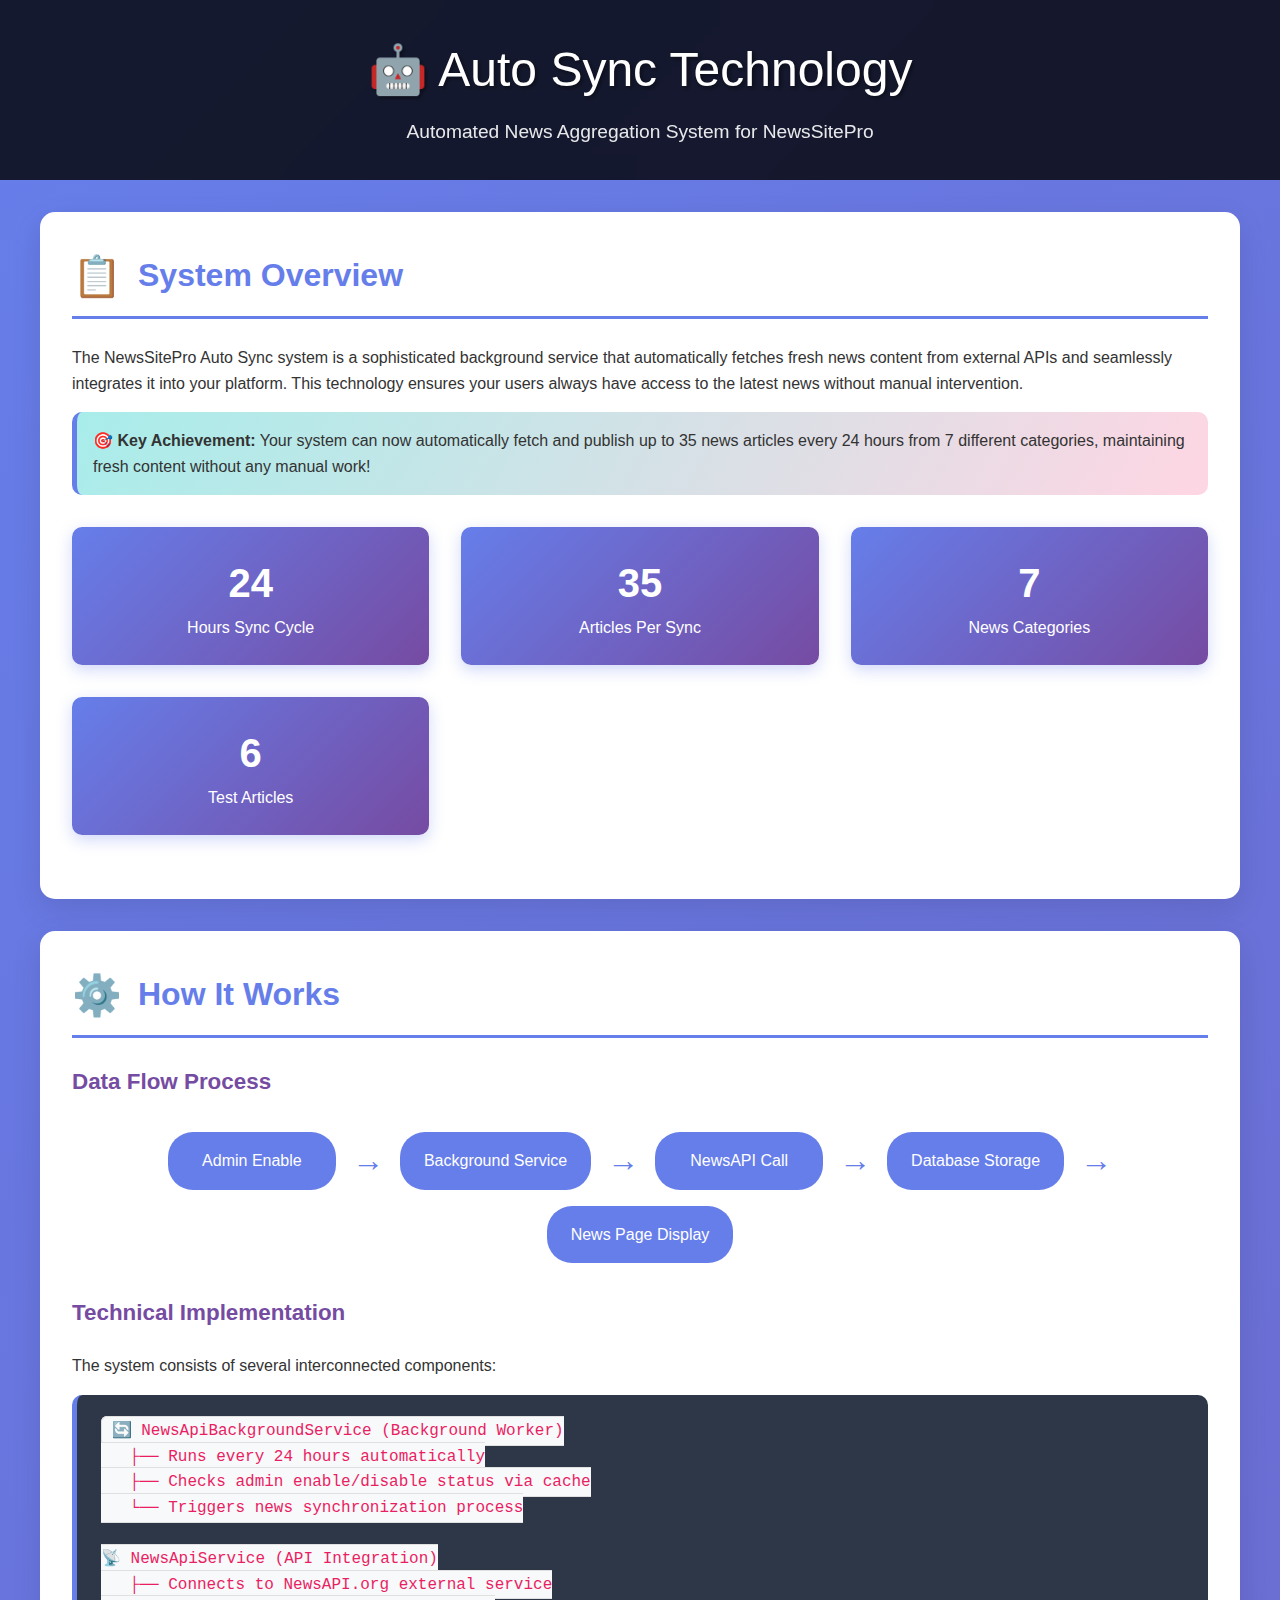
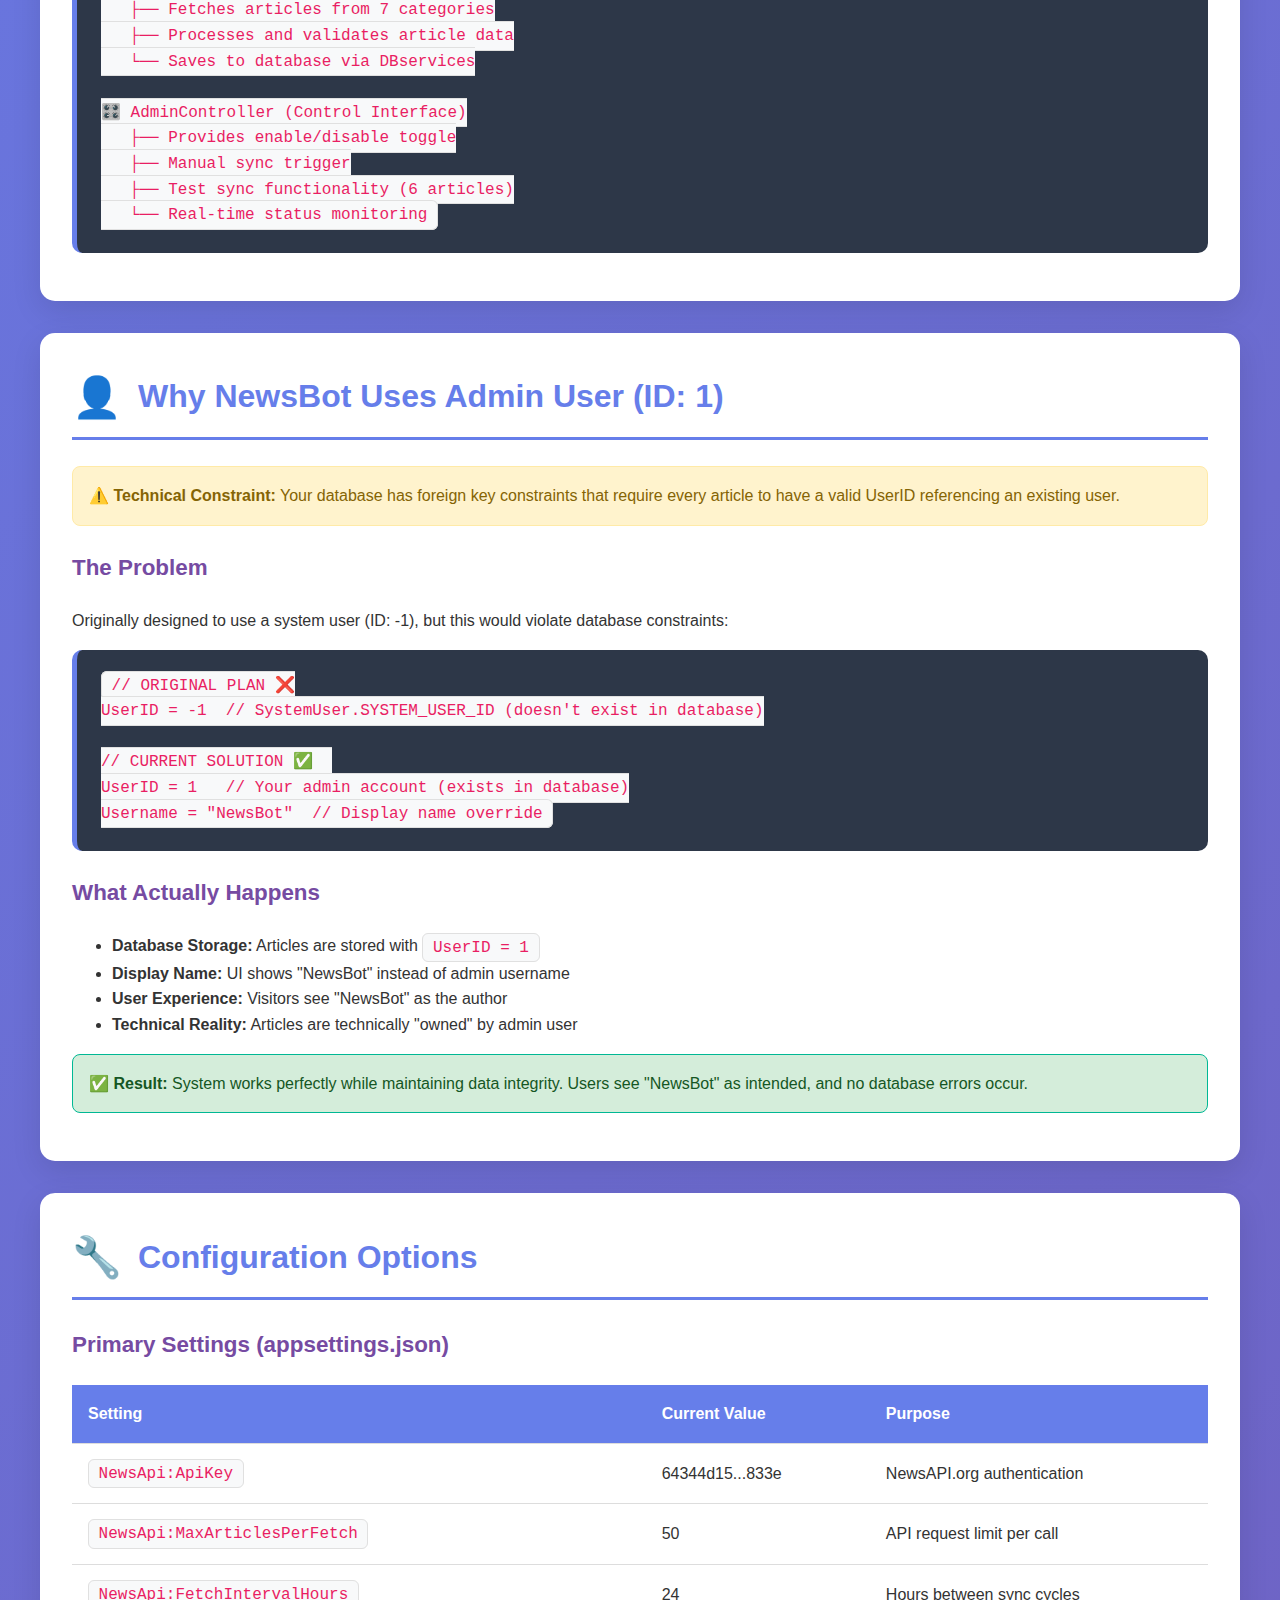
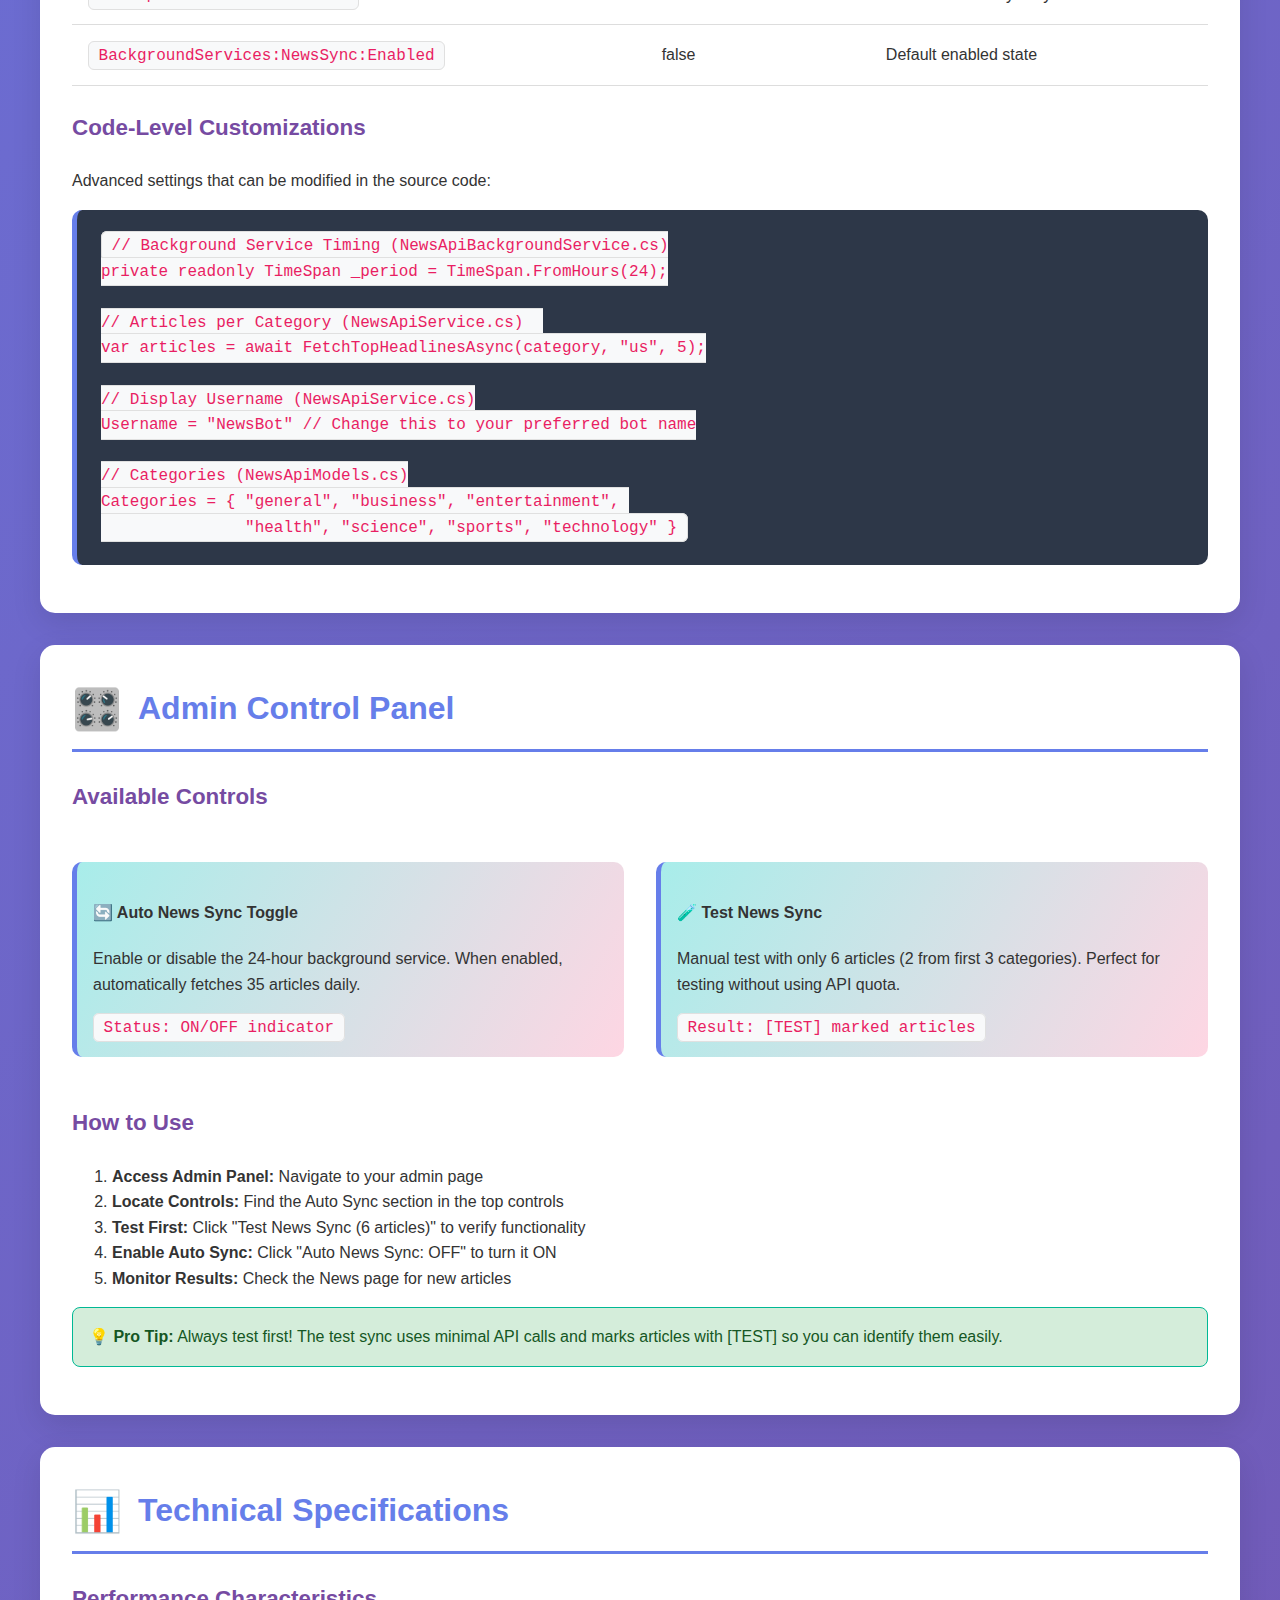
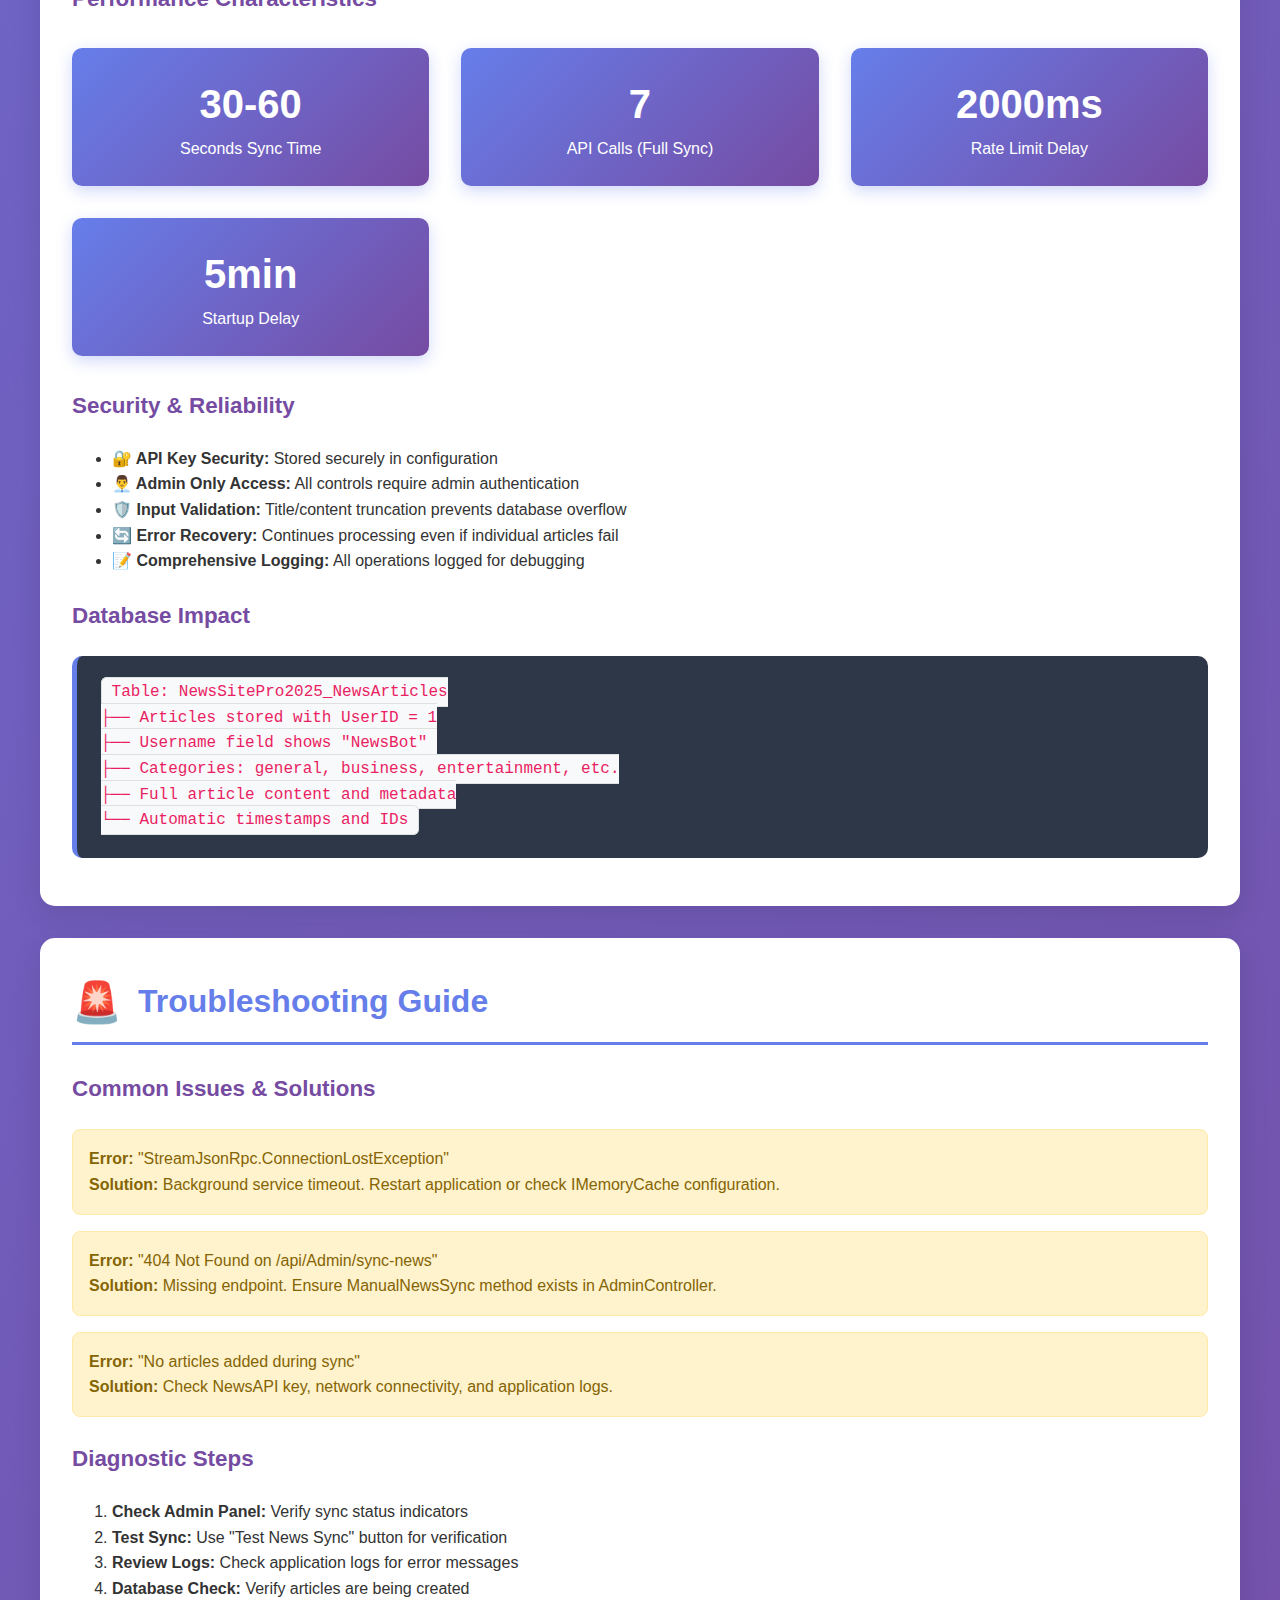
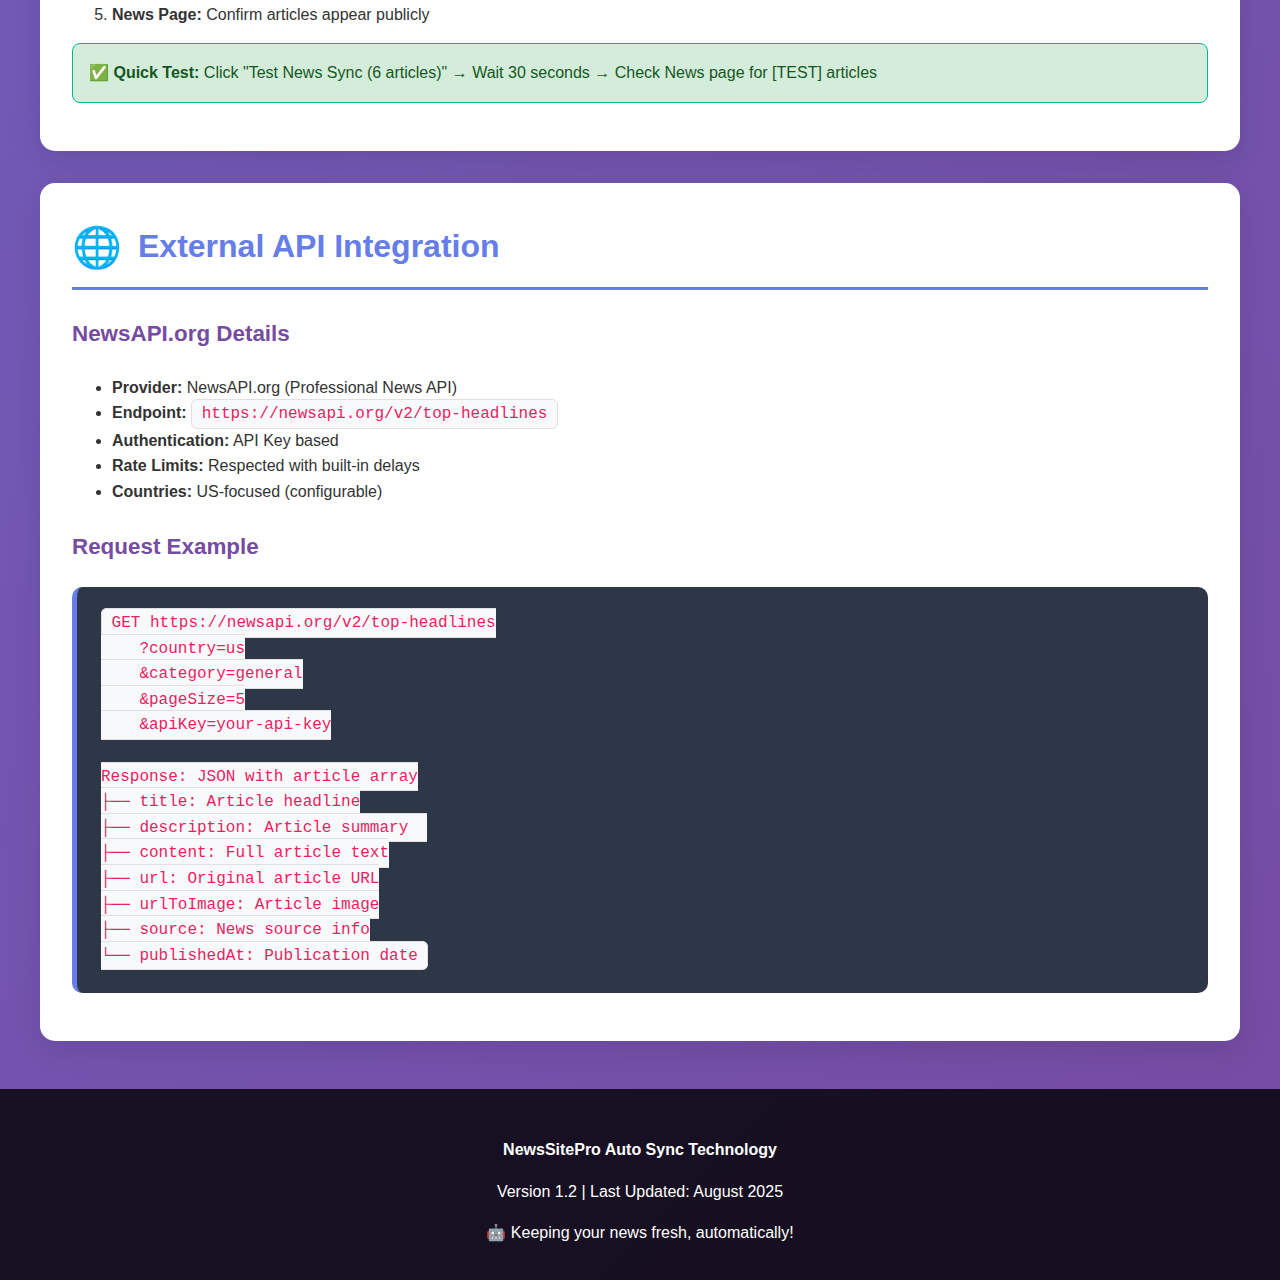
<file: wwwroot/autoSync.html>
<!DOCTYPE html>
<html lang="en">
<head>
    <meta charset="UTF-8">
    <meta name="viewport" content="width=device-width, initial-scale=1.0">
    <title>Auto Sync Technology Explanation</title>
    <style>
        body {
            font-family: 'Segoe UI', Tahoma, Geneva, Verdana, sans-serif;
            line-height: 1.6;
            margin: 0;
            padding: 0;
            background: linear-gradient(135deg, #667eea 0%, #764ba2 100%);
            color: #333;
        }
        header {
            background: rgba(0, 0, 0, 0.8);
            color: #fff;
            padding: 2rem 0;
            text-align: center;
            backdrop-filter: blur(10px);
        }
        header h1 {
            margin: 0;
            font-size: 3rem;
            font-weight: 300;
            text-shadow: 2px 2px 4px rgba(0,0,0,0.5);
        }
        .subtitle {
            font-size: 1.2rem;
            opacity: 0.9;
            margin-top: 0.5rem;
        }
        .container {
            max-width: 1200px;
            margin: 2rem auto;
            padding: 0 2rem;
        }
        .card {
            background: #fff;
            border-radius: 15px;
            padding: 2rem;
            margin-bottom: 2rem;
            box-shadow: 0 10px 30px rgba(0, 0, 0, 0.1);
            transition: transform 0.3s ease;
        }
        .card:hover {
            transform: translateY(-5px);
        }
        .card h2 {
            color: #667eea;
            border-bottom: 3px solid #667eea;
            padding-bottom: 0.5rem;
            margin-top: 0;
            font-size: 2rem;
            display: flex;
            align-items: center;
        }
        .card h3 {
            color: #764ba2;
            font-size: 1.4rem;
            margin-top: 1.5rem;
        }
        .icon {
            margin-right: 1rem;
            font-size: 2.5rem;
        }
        code {
            background: #f8f9fa;
            padding: 0.3rem 0.6rem;
            border-radius: 6px;
            font-family: 'Consolas', 'Monaco', monospace;
            color: #e91e63;
            border: 1px solid #e0e0e0;
        }
        pre {
            background: #2d3748;
            color: #e2e8f0;
            padding: 1.5rem;
            border-radius: 10px;
            overflow-x: auto;
            border-left: 5px solid #667eea;
            font-family: 'Consolas', 'Monaco', monospace;
        }
        .highlight {
            background: linear-gradient(120deg, #a8edea 0%, #fed6e3 100%);
            padding: 1rem;
            border-radius: 10px;
            border-left: 5px solid #667eea;
            margin: 1rem 0;
        }
        .grid {
            display: grid;
            grid-template-columns: repeat(auto-fit, minmax(300px, 1fr));
            gap: 2rem;
            margin: 2rem 0;
        }
        .stat-card {
            background: linear-gradient(135deg, #667eea 0%, #764ba2 100%);
            color: white;
            padding: 1.5rem;
            border-radius: 10px;
            text-align: center;
            box-shadow: 0 5px 15px rgba(102, 126, 234, 0.3);
        }
        .stat-number {
            font-size: 2.5rem;
            font-weight: bold;
            display: block;
        }
        .flow-diagram {
            display: flex;
            align-items: center;
            justify-content: center;
            gap: 1rem;
            margin: 2rem 0;
            flex-wrap: wrap;
        }
        .flow-step {
            background: #667eea;
            color: white;
            padding: 1rem 1.5rem;
            border-radius: 25px;
            position: relative;
            min-width: 120px;
            text-align: center;
        }
        .flow-arrow {
            font-size: 2rem;
            color: #667eea;
        }
        .config-table {
            width: 100%;
            border-collapse: collapse;
            margin: 1rem 0;
        }
        .config-table th, .config-table td {
            padding: 1rem;
            text-align: left;
            border-bottom: 1px solid #ddd;
        }
        .config-table th {
            background: #667eea;
            color: white;
        }
        .config-table tr:hover {
            background: #f8f9fa;
        }
        .warning {
            background: #fff3cd;
            border: 1px solid #ffeaa7;
            color: #856404;
            padding: 1rem;
            border-radius: 8px;
            margin: 1rem 0;
        }
        .success {
            background: #d4edda;
            border: 1px solid #00b894;
            color: #155724;
            padding: 1rem;
            border-radius: 8px;
            margin: 1rem 0;
        }
        .footer {
            background: rgba(0, 0, 0, 0.8);
            color: white;
            text-align: center;
            padding: 2rem;
            margin-top: 3rem;
        }
        @media (max-width: 768px) {
            header h1 {
                font-size: 2rem;
            }
            .container {
                padding: 0 1rem;
            }
            .flow-diagram {
                flex-direction: column;
            }
            .flow-arrow {
                transform: rotate(90deg);
            }
        }
    </style>
</head>
<body>
    <header>
        <h1>🤖 Auto Sync Technology</h1>
        <div class="subtitle">Automated News Aggregation System for NewsSitePro</div>
    </header>

    <div class="container">
        <!-- Overview Card -->
        <div class="card">
            <h2><span class="icon">📋</span>System Overview</h2>
            <p>The NewsSitePro Auto Sync system is a sophisticated background service that automatically fetches fresh news content from external APIs and seamlessly integrates it into your platform. This technology ensures your users always have access to the latest news without manual intervention.</p>
            
            <div class="highlight">
                <strong>🎯 Key Achievement:</strong> Your system can now automatically fetch and publish up to 35 news articles every 24 hours from 7 different categories, maintaining fresh content without any manual work!
            </div>

            <div class="grid">
                <div class="stat-card">
                    <span class="stat-number">24</span>
                    Hours Sync Cycle
                </div>
                <div class="stat-card">
                    <span class="stat-number">35</span>
                    Articles Per Sync
                </div>
                <div class="stat-card">
                    <span class="stat-number">7</span>
                    News Categories
                </div>
                <div class="stat-card">
                    <span class="stat-number">6</span>
                    Test Articles
                </div>
            </div>
        </div>

        <!-- How It Works -->
        <div class="card">
            <h2><span class="icon">⚙️</span>How It Works</h2>
            
            <h3>Data Flow Process</h3>
            <div class="flow-diagram">
                <div class="flow-step">Admin Enable</div>
                <div class="flow-arrow">→</div>
                <div class="flow-step">Background Service</div>
                <div class="flow-arrow">→</div>
                <div class="flow-step">NewsAPI Call</div>
                <div class="flow-arrow">→</div>
                <div class="flow-step">Database Storage</div>
                <div class="flow-arrow">→</div>
                <div class="flow-step">News Page Display</div>
            </div>

            <h3>Technical Implementation</h3>
            <p>The system consists of several interconnected components:</p>
            
            <pre><code>🔄 NewsApiBackgroundService (Background Worker)
   ├── Runs every 24 hours automatically
   ├── Checks admin enable/disable status via cache
   └── Triggers news synchronization process

📡 NewsApiService (API Integration)
   ├── Connects to NewsAPI.org external service
   ├── Fetches articles from 7 categories
   ├── Processes and validates article data
   └── Saves to database via DBservices

🎛️ AdminController (Control Interface)
   ├── Provides enable/disable toggle
   ├── Manual sync trigger
   ├── Test sync functionality (6 articles)
   └── Real-time status monitoring</code></pre>
        </div>

        <!-- User ID Explanation -->
        <div class="card">
            <h2><span class="icon">👤</span>Why NewsBot Uses Admin User (ID: 1)</h2>
            
            <div class="warning">
                <strong>⚠️ Technical Constraint:</strong> Your database has foreign key constraints that require every article to have a valid UserID referencing an existing user.
            </div>

            <h3>The Problem</h3>
            <p>Originally designed to use a system user (ID: -1), but this would violate database constraints:</p>
            <pre><code>// ORIGINAL PLAN ❌
UserID = -1  // SystemUser.SYSTEM_USER_ID (doesn't exist in database)

// CURRENT SOLUTION ✅  
UserID = 1   // Your admin account (exists in database)
Username = "NewsBot"  // Display name override</code></pre>

            <h3>What Actually Happens</h3>
            <ul>
                <li><strong>Database Storage:</strong> Articles are stored with <code>UserID = 1</code></li>
                <li><strong>Display Name:</strong> UI shows "NewsBot" instead of admin username</li>
                <li><strong>User Experience:</strong> Visitors see "NewsBot" as the author</li>
                <li><strong>Technical Reality:</strong> Articles are technically "owned" by admin user</li>
            </ul>

            <div class="success">
                <strong>✅ Result:</strong> System works perfectly while maintaining data integrity. Users see "NewsBot" as intended, and no database errors occur.
            </div>
        </div>

        <!-- Configuration -->
        <div class="card">
            <h2><span class="icon">🔧</span>Configuration Options</h2>
            
            <h3>Primary Settings (appsettings.json)</h3>
            <table class="config-table">
                <thead>
                    <tr>
                        <th>Setting</th>
                        <th>Current Value</th>
                        <th>Purpose</th>
                    </tr>
                </thead>
                <tbody>
                    <tr>
                        <td><code>NewsApi:ApiKey</code></td>
                        <td>64344d15...833e</td>
                        <td>NewsAPI.org authentication</td>
                    </tr>
                    <tr>
                        <td><code>NewsApi:MaxArticlesPerFetch</code></td>
                        <td>50</td>
                        <td>API request limit per call</td>
                    </tr>
                    <tr>
                        <td><code>NewsApi:FetchIntervalHours</code></td>
                        <td>24</td>
                        <td>Hours between sync cycles</td>
                    </tr>
                    <tr>
                        <td><code>BackgroundServices:NewsSync:Enabled</code></td>
                        <td>false</td>
                        <td>Default enabled state</td>
                    </tr>
                </tbody>
            </table>

            <h3>Code-Level Customizations</h3>
            <p>Advanced settings that can be modified in the source code:</p>
            
            <pre><code>// Background Service Timing (NewsApiBackgroundService.cs)
private readonly TimeSpan _period = TimeSpan.FromHours(24);

// Articles per Category (NewsApiService.cs)  
var articles = await FetchTopHeadlinesAsync(category, "us", 5);

// Display Username (NewsApiService.cs)
Username = "NewsBot" // Change this to your preferred bot name

// Categories (NewsApiModels.cs)
Categories = { "general", "business", "entertainment", 
               "health", "science", "sports", "technology" }</code></pre>
        </div>

        <!-- Admin Controls -->
        <div class="card">
            <h2><span class="icon">🎛️</span>Admin Control Panel</h2>
            
            <h3>Available Controls</h3>
            <div class="grid">
                <div class="highlight">
                    <h4>🔄 Auto News Sync Toggle</h4>
                    <p>Enable or disable the 24-hour background service. When enabled, automatically fetches 35 articles daily.</p>
                    <code>Status: ON/OFF indicator</code>
                </div>
                
                <div class="highlight">
                    <h4>🧪 Test News Sync</h4>
                    <p>Manual test with only 6 articles (2 from first 3 categories). Perfect for testing without using API quota.</p>
                    <code>Result: [TEST] marked articles</code>
                </div>
            </div>

            <h3>How to Use</h3>
            <ol>
                <li><strong>Access Admin Panel:</strong> Navigate to your admin page</li>
                <li><strong>Locate Controls:</strong> Find the Auto Sync section in the top controls</li>
                <li><strong>Test First:</strong> Click "Test News Sync (6 articles)" to verify functionality</li>
                <li><strong>Enable Auto Sync:</strong> Click "Auto News Sync: OFF" to turn it ON</li>
                <li><strong>Monitor Results:</strong> Check the News page for new articles</li>
            </ol>

            <div class="success">
                <strong>💡 Pro Tip:</strong> Always test first! The test sync uses minimal API calls and marks articles with [TEST] so you can identify them easily.
            </div>
        </div>

        <!-- Technical Specs -->
        <div class="card">
            <h2><span class="icon">📊</span>Technical Specifications</h2>
            
            <h3>Performance Characteristics</h3>
            <div class="grid">
                <div class="stat-card">
                    <span class="stat-number">30-60</span>
                    Seconds Sync Time
                </div>
                <div class="stat-card">
                    <span class="stat-number">7</span>
                    API Calls (Full Sync)
                </div>
                <div class="stat-card">
                    <span class="stat-number">2000ms</span>
                    Rate Limit Delay
                </div>
                <div class="stat-card">
                    <span class="stat-number">5min</span>
                    Startup Delay
                </div>
            </div>

            <h3>Security & Reliability</h3>
            <ul>
                <li><strong>🔐 API Key Security:</strong> Stored securely in configuration</li>
                <li><strong>👨‍💼 Admin Only Access:</strong> All controls require admin authentication</li>
                <li><strong>🛡️ Input Validation:</strong> Title/content truncation prevents database overflow</li>
                <li><strong>🔄 Error Recovery:</strong> Continues processing even if individual articles fail</li>
                <li><strong>📝 Comprehensive Logging:</strong> All operations logged for debugging</li>
            </ul>

            <h3>Database Impact</h3>
            <pre><code>Table: NewsSitePro2025_NewsArticles
├── Articles stored with UserID = 1
├── Username field shows "NewsBot" 
├── Categories: general, business, entertainment, etc.
├── Full article content and metadata
└── Automatic timestamps and IDs</code></pre>
        </div>

        <!-- Troubleshooting -->
        <div class="card">
            <h2><span class="icon">🚨</span>Troubleshooting Guide</h2>
            
            <h3>Common Issues & Solutions</h3>
            
            <div class="warning">
                <strong>Error:</strong> "StreamJsonRpc.ConnectionLostException"<br>
                <strong>Solution:</strong> Background service timeout. Restart application or check IMemoryCache configuration.
            </div>

            <div class="warning">
                <strong>Error:</strong> "404 Not Found on /api/Admin/sync-news"<br>
                <strong>Solution:</strong> Missing endpoint. Ensure ManualNewsSync method exists in AdminController.
            </div>

            <div class="warning">
                <strong>Error:</strong> "No articles added during sync"<br>
                <strong>Solution:</strong> Check NewsAPI key, network connectivity, and application logs.
            </div>

            <h3>Diagnostic Steps</h3>
            <ol>
                <li><strong>Check Admin Panel:</strong> Verify sync status indicators</li>
                <li><strong>Test Sync:</strong> Use "Test News Sync" button for verification</li>
                <li><strong>Review Logs:</strong> Check application logs for error messages</li>
                <li><strong>Database Check:</strong> Verify articles are being created</li>
                <li><strong>News Page:</strong> Confirm articles appear publicly</li>
            </ol>

            <div class="success">
                <strong>✅ Quick Test:</strong> Click "Test News Sync (6 articles)" → Wait 30 seconds → Check News page for [TEST] articles
            </div>
        </div>

        <!-- API Information -->
        <div class="card">
            <h2><span class="icon">🌐</span>External API Integration</h2>
            
            <h3>NewsAPI.org Details</h3>
            <ul>
                <li><strong>Provider:</strong> NewsAPI.org (Professional News API)</li>
                <li><strong>Endpoint:</strong> <code>https://newsapi.org/v2/top-headlines</code></li>
                <li><strong>Authentication:</strong> API Key based</li>
                <li><strong>Rate Limits:</strong> Respected with built-in delays</li>
                <li><strong>Countries:</strong> US-focused (configurable)</li>
            </ul>

            <h3>Request Example</h3>
            <pre><code>GET https://newsapi.org/v2/top-headlines
    ?country=us
    &category=general
    &pageSize=5
    &apiKey=your-api-key

Response: JSON with article array
├── title: Article headline
├── description: Article summary  
├── content: Full article text
├── url: Original article URL
├── urlToImage: Article image
├── source: News source info
└── publishedAt: Publication date</code></pre>
        </div>
    </div>

    <div class="footer">
        <p><strong>NewsSitePro Auto Sync Technology</strong></p>
        <p>Version 1.2 | Last Updated: August 2025</p>
        <p>🤖 Keeping your news fresh, automatically!</p>
    </div>
</body>
</html>
</file>
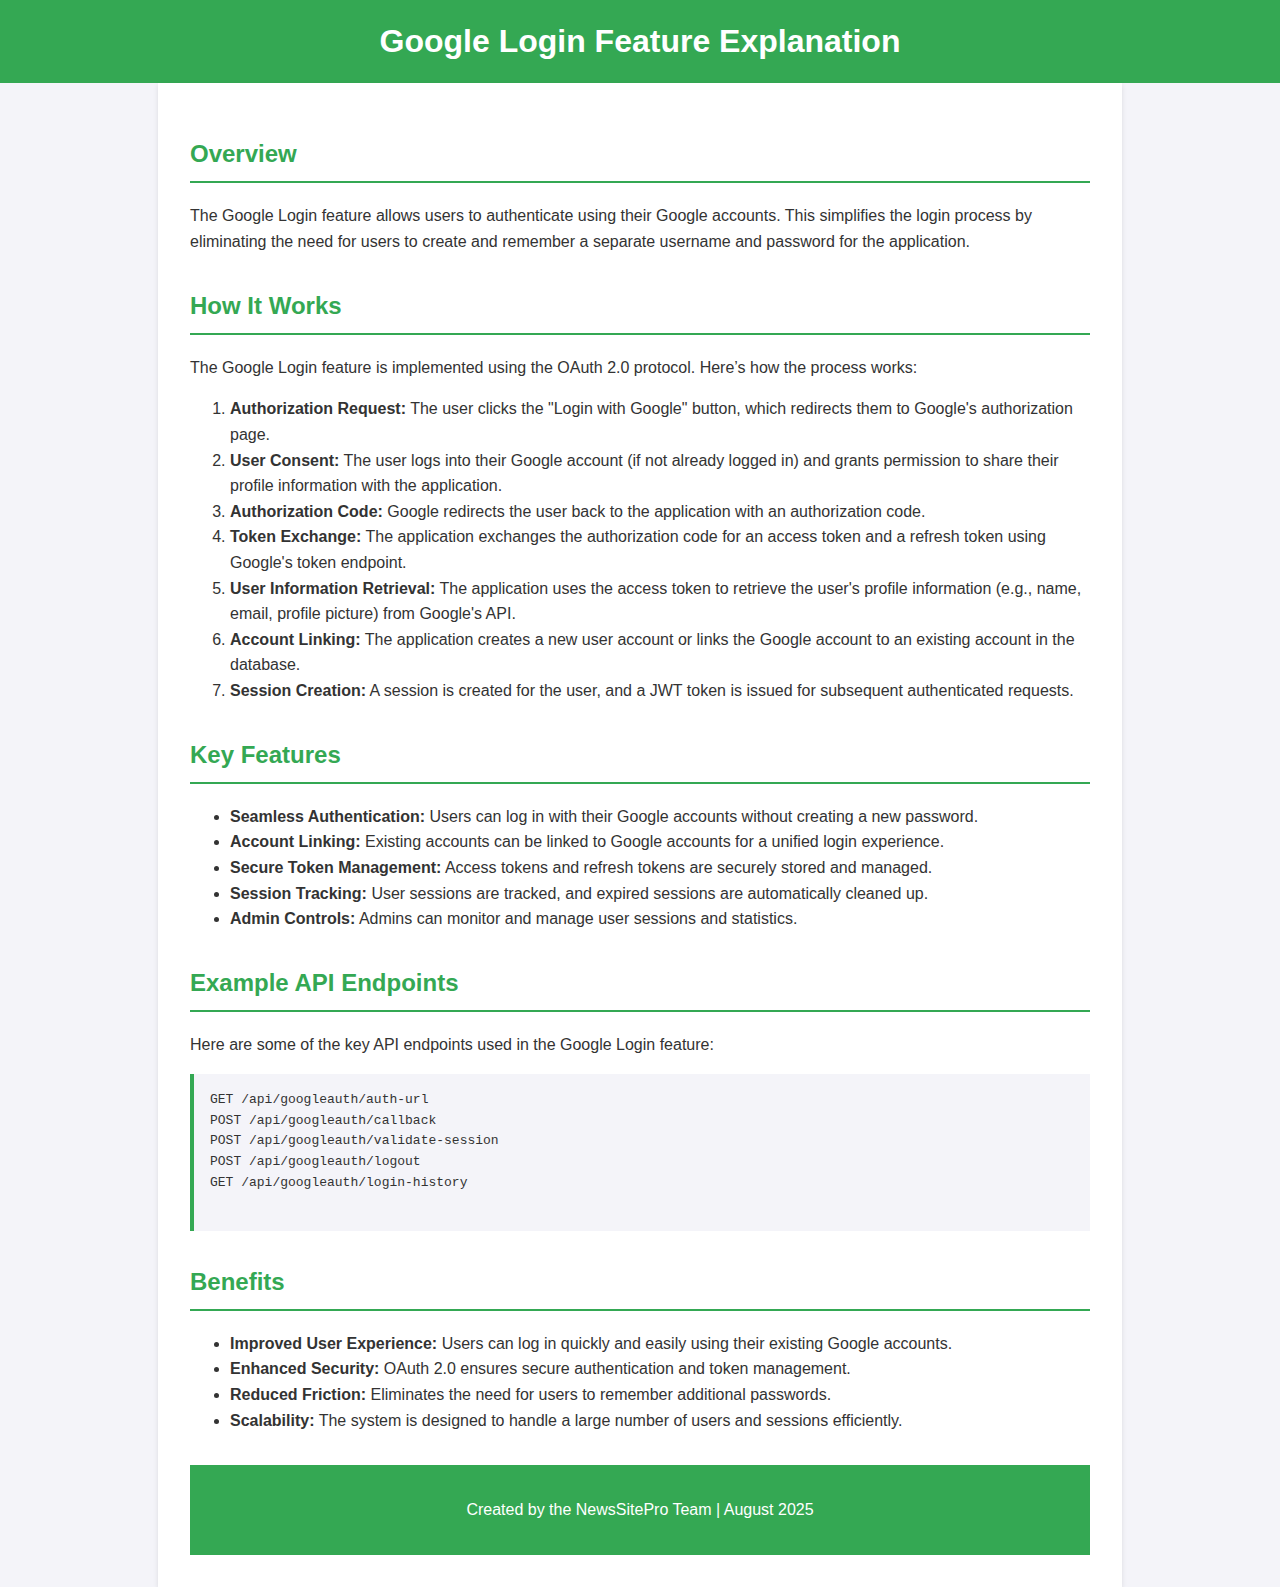
<file: wwwroot/googleAuth.html>
<!DOCTYPE html>
<html lang="en">
<head>
    <meta charset="UTF-8">
    <meta name="viewport" content="width=device-width, initial-scale=1.0">
    <title>Google Login Feature Explanation</title>
    <style>
        body {
            font-family: Arial, sans-serif;
            line-height: 1.6;
            margin: 0;
            padding: 0;
            background-color: #f4f4f9;
            color: #333;
        }
        header {
            background: #34a853;
            color: #fff;
            padding: 1rem 0;
            text-align: center;
        }
        header h1 {
            margin: 0;
            font-size: 2rem;
        }
        main {
            padding: 2rem;
            max-width: 900px;
            margin: 0 auto;
            background: #fff;
            box-shadow: 0 2px 5px rgba(0, 0, 0, 0.1);
        }
        section {
            margin-bottom: 2rem;
        }
        section h2 {
            color: #34a853;
            border-bottom: 2px solid #34a853;
            padding-bottom: 0.5rem;
        }
        code {
            background: #f4f4f9;
            padding: 0.2rem 0.4rem;
            border-radius: 4px;
            font-family: Consolas, monospace;
            color: #d6336c;
        }
        pre {
            background: #f4f4f9;
            padding: 1rem;
            border-left: 4px solid #34a853;
            overflow-x: auto;
        }
        .highlight {
            background: #e7f3ff;
            padding: 0.5rem;
            border-left: 4px solid #34a853;
            margin: 1rem 0;
        }
        footer {
            text-align: center;
            padding: 1rem 0;
            background: #34a853;
            color: #fff;
            margin-top: 2rem;
        }
    </style>
</head>
<body>
    <header>
        <h1>Google Login Feature Explanation</h1>
    </header>
    <main>
        <section>
            <h2>Overview</h2>
            <p>The Google Login feature allows users to authenticate using their Google accounts. This simplifies the login process by eliminating the need for users to create and remember a separate username and password for the application.</p>
        </section>

        <section>
            <h2>How It Works</h2>
            <p>The Google Login feature is implemented using the OAuth 2.0 protocol. Here’s how the process works:</p>
            <ol>
                <li><strong>Authorization Request:</strong> The user clicks the "Login with Google" button, which redirects them to Google's authorization page.</li>
                <li><strong>User Consent:</strong> The user logs into their Google account (if not already logged in) and grants permission to share their profile information with the application.</li>
                <li><strong>Authorization Code:</strong> Google redirects the user back to the application with an authorization code.</li>
                <li><strong>Token Exchange:</strong> The application exchanges the authorization code for an access token and a refresh token using Google's token endpoint.</li>
                <li><strong>User Information Retrieval:</strong> The application uses the access token to retrieve the user's profile information (e.g., name, email, profile picture) from Google's API.</li>
                <li><strong>Account Linking:</strong> The application creates a new user account or links the Google account to an existing account in the database.</li>
                <li><strong>Session Creation:</strong> A session is created for the user, and a JWT token is issued for subsequent authenticated requests.</li>
            </ol>
        </section>

        <section>
            <h2>Key Features</h2>
            <ul>
                <li><strong>Seamless Authentication:</strong> Users can log in with their Google accounts without creating a new password.</li>
                <li><strong>Account Linking:</strong> Existing accounts can be linked to Google accounts for a unified login experience.</li>
                <li><strong>Secure Token Management:</strong> Access tokens and refresh tokens are securely stored and managed.</li>
                <li><strong>Session Tracking:</strong> User sessions are tracked, and expired sessions are automatically cleaned up.</li>
                <li><strong>Admin Controls:</strong> Admins can monitor and manage user sessions and statistics.</li>
            </ul>
        </section>

        <section>
            <h2>Example API Endpoints</h2>
            <p>Here are some of the key API endpoints used in the Google Login feature:</p>
            <pre>
GET /api/googleauth/auth-url
POST /api/googleauth/callback
POST /api/googleauth/validate-session
POST /api/googleauth/logout
GET /api/googleauth/login-history
            </pre>
        </section>

        <section>
            <h2>Benefits</h2>
            <ul>
                <li><strong>Improved User Experience:</strong> Users can log in quickly and easily using their existing Google accounts.</li>
                <li><strong>Enhanced Security:</strong> OAuth 2.0 ensures secure authentication and token management.</li>
                <li><strong>Reduced Friction:</strong> Eliminates the need for users to remember additional passwords.</li>
                <li><strong>Scalability:</strong> The system is designed to handle a large number of users and sessions efficiently.</li>
            </ul>
        </section>

        <footer>
            <p>Created by the NewsSitePro Team | August 2025</p>
        </footer>
    </main>
</body>
</html>
</file>
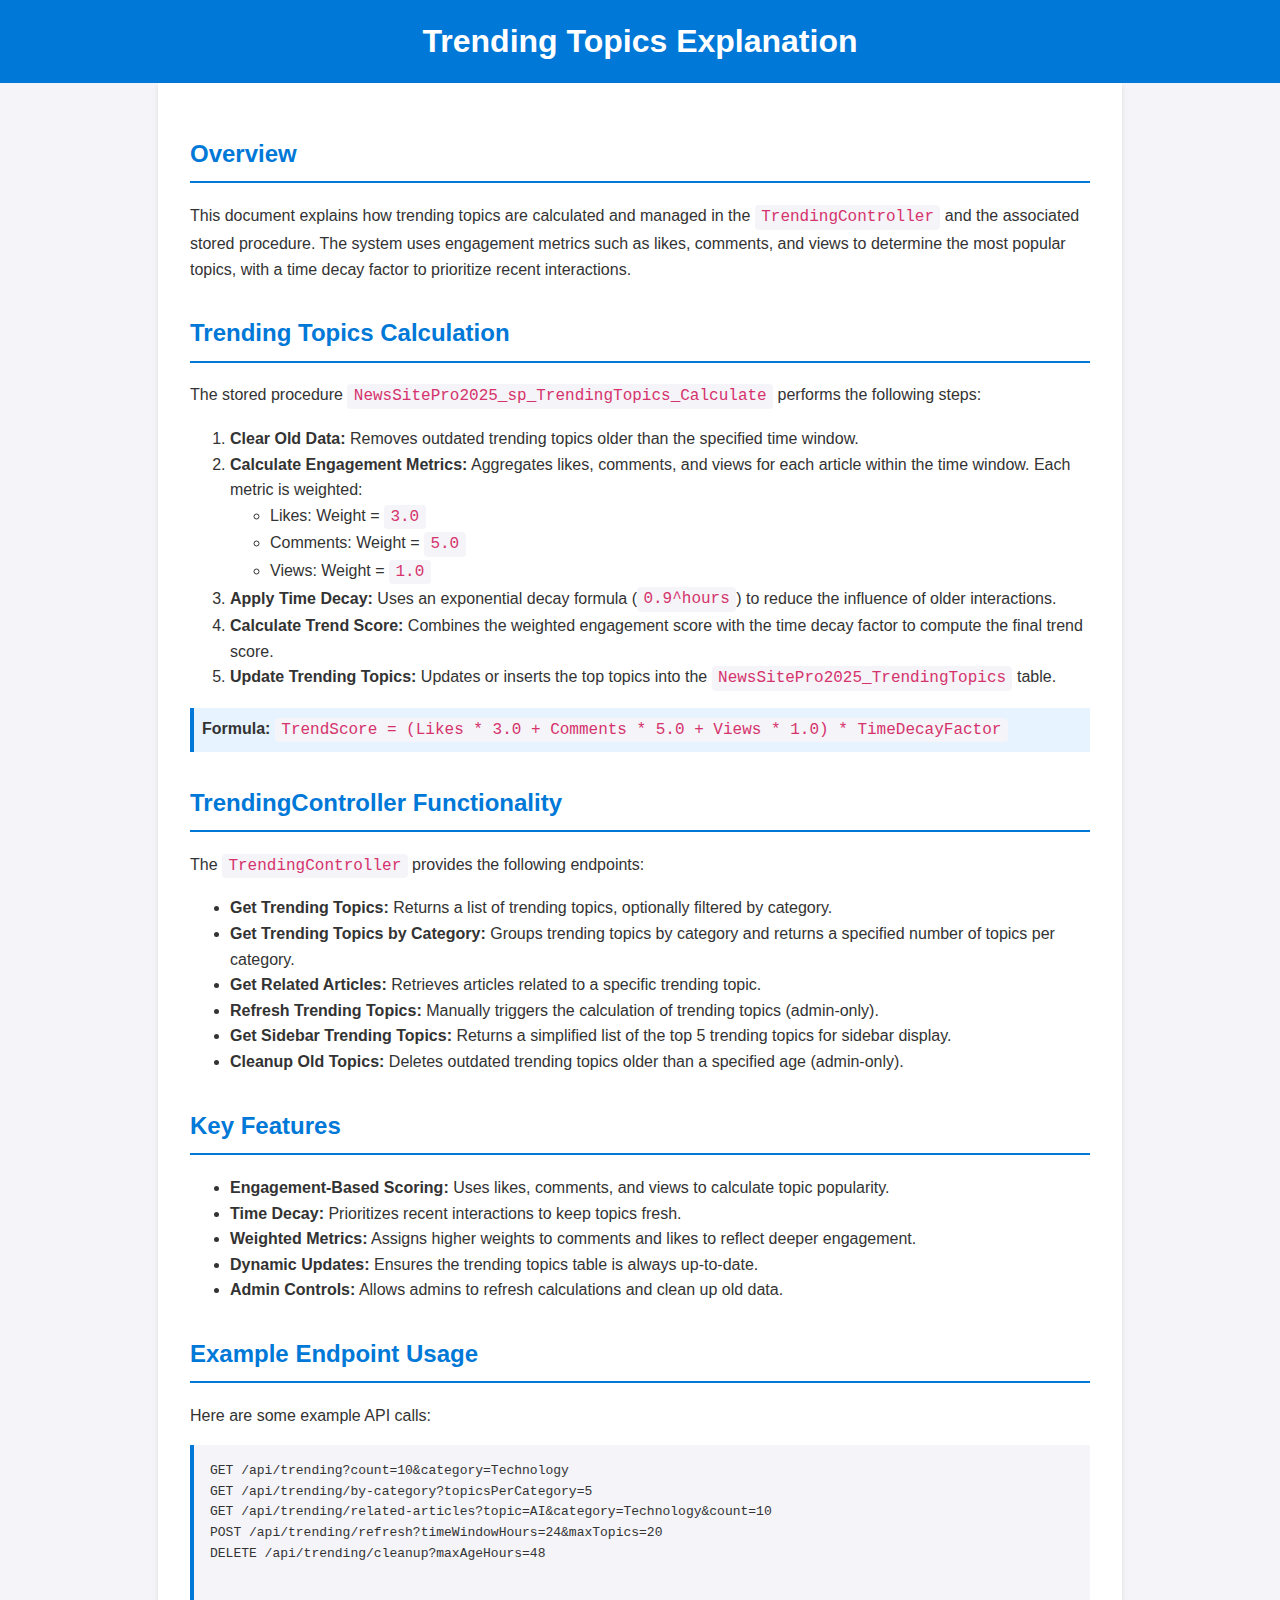
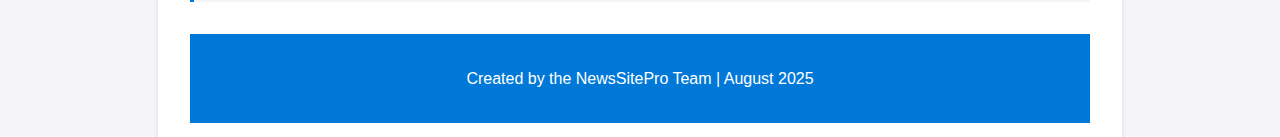
<file: wwwroot/trendingTopicsOverview.html>
<!-- <!DOCTYPE html>
<html>
<head>
    <title>Admin Test with JWT</title>
</head>
<body>
    <h1>Admin Test</h1>
    <button onclick="setJWTAndRedirect()">Set JWT Token and Go to Admin</button>
    <div id="result"></div>

    <script>
        function setJWTAndRedirect() {
            // Set the JWT token from the login response
            const jwtToken = "eyJhbGciOiJIUzI1NiIsInR5cCI6IkpXVCJ9.[base64].-oL1ABHNY0Kr4UDZF5SXlnma_Am5X7joSGAbeDrwaeY";
            
            document.cookie = `jwtToken=${jwtToken}; path=/; secure; samesite=strict`;
            document.getElementById('result').innerHTML = 'JWT token set! Redirecting to admin page...';
            
            setTimeout(() => {
                window.location.href = '/Admin';
            }, 1000);
        }
    </script>
</body>
</html> -->


<!DOCTYPE html>
<html lang="en">
<head>
    <meta charset="UTF-8">
    <meta name="viewport" content="width=device-width, initial-scale=1.0">
    <title>Trending Topics Explanation</title>
    <style>
        body {
            font-family: Arial, sans-serif;
            line-height: 1.6;
            margin: 0;
            padding: 0;
            background-color: #f4f4f9;
            color: #333;
        }
        header {
            background: #0078d7;
            color: #fff;
            padding: 1rem 0;
            text-align: center;
        }
        header h1 {
            margin: 0;
            font-size: 2rem;
        }
        main {
            padding: 2rem;
            max-width: 900px;
            margin: 0 auto;
            background: #fff;
            box-shadow: 0 2px 5px rgba(0, 0, 0, 0.1);
        }
        section {
            margin-bottom: 2rem;
        }
        section h2 {
            color: #0078d7;
            border-bottom: 2px solid #0078d7;
            padding-bottom: 0.5rem;
        }
        code {
            background: #f4f4f9;
            padding: 0.2rem 0.4rem;
            border-radius: 4px;
            font-family: Consolas, monospace;
            color: #d6336c;
        }
        pre {
            background: #f4f4f9;
            padding: 1rem;
            border-left: 4px solid #0078d7;
            overflow-x: auto;
        }
        .highlight {
            background: #e7f3ff;
            padding: 0.5rem;
            border-left: 4px solid #0078d7;
            margin: 1rem 0;
        }
        footer {
            text-align: center;
            padding: 1rem 0;
            background: #0078d7;
            color: #fff;
            margin-top: 2rem;
        }
    </style>
</head>
<body>
    <header>
        <h1>Trending Topics Explanation</h1>
    </header>
    <main>
        <section>
            <h2>Overview</h2>
            <p>This document explains how trending topics are calculated and managed in the <code>TrendingController</code> and the associated stored procedure. The system uses engagement metrics such as likes, comments, and views to determine the most popular topics, with a time decay factor to prioritize recent interactions.</p>
        </section>

        <section>
            <h2>Trending Topics Calculation</h2>
            <p>The stored procedure <code>NewsSitePro2025_sp_TrendingTopics_Calculate</code> performs the following steps:</p>
            <ol>
                <li><strong>Clear Old Data:</strong> Removes outdated trending topics older than the specified time window.</li>
                <li><strong>Calculate Engagement Metrics:</strong> Aggregates likes, comments, and views for each article within the time window. Each metric is weighted:
                    <ul>
                        <li>Likes: Weight = <code>3.0</code></li>
                        <li>Comments: Weight = <code>5.0</code></li>
                        <li>Views: Weight = <code>1.0</code></li>
                    </ul>
                </li>
                <li><strong>Apply Time Decay:</strong> Uses an exponential decay formula (<code>0.9^hours</code>) to reduce the influence of older interactions.</li>
                <li><strong>Calculate Trend Score:</strong> Combines the weighted engagement score with the time decay factor to compute the final trend score.</li>
                <li><strong>Update Trending Topics:</strong> Updates or inserts the top topics into the <code>NewsSitePro2025_TrendingTopics</code> table.</li>
            </ol>
            <div class="highlight">
                <strong>Formula:</strong> <code>TrendScore = (Likes * 3.0 + Comments * 5.0 + Views * 1.0) * TimeDecayFactor</code>
            </div>
        </section>

        <section>
            <h2>TrendingController Functionality</h2>
            <p>The <code>TrendingController</code> provides the following endpoints:</p>
            <ul>
                <li><strong>Get Trending Topics:</strong> Returns a list of trending topics, optionally filtered by category.</li>
                <li><strong>Get Trending Topics by Category:</strong> Groups trending topics by category and returns a specified number of topics per category.</li>
                <li><strong>Get Related Articles:</strong> Retrieves articles related to a specific trending topic.</li>
                <li><strong>Refresh Trending Topics:</strong> Manually triggers the calculation of trending topics (admin-only).</li>
                <li><strong>Get Sidebar Trending Topics:</strong> Returns a simplified list of the top 5 trending topics for sidebar display.</li>
                <li><strong>Cleanup Old Topics:</strong> Deletes outdated trending topics older than a specified age (admin-only).</li>
            </ul>
        </section>

        <section>
            <h2>Key Features</h2>
            <ul>
                <li><strong>Engagement-Based Scoring:</strong> Uses likes, comments, and views to calculate topic popularity.</li>
                <li><strong>Time Decay:</strong> Prioritizes recent interactions to keep topics fresh.</li>
                <li><strong>Weighted Metrics:</strong> Assigns higher weights to comments and likes to reflect deeper engagement.</li>
                <li><strong>Dynamic Updates:</strong> Ensures the trending topics table is always up-to-date.</li>
                <li><strong>Admin Controls:</strong> Allows admins to refresh calculations and clean up old data.</li>
            </ul>
        </section>

        <section>
            <h2>Example Endpoint Usage</h2>
            <p>Here are some example API calls:</p>
            <pre>
GET /api/trending?count=10&category=Technology
GET /api/trending/by-category?topicsPerCategory=5
GET /api/trending/related-articles?topic=AI&category=Technology&count=10
POST /api/trending/refresh?timeWindowHours=24&maxTopics=20
DELETE /api/trending/cleanup?maxAgeHours=48
            </pre>
        </section>

        <footer>
            <p>Created by the NewsSitePro Team | August 2025</p>
        </footer>
    </main>
</body>
</html>
</file>
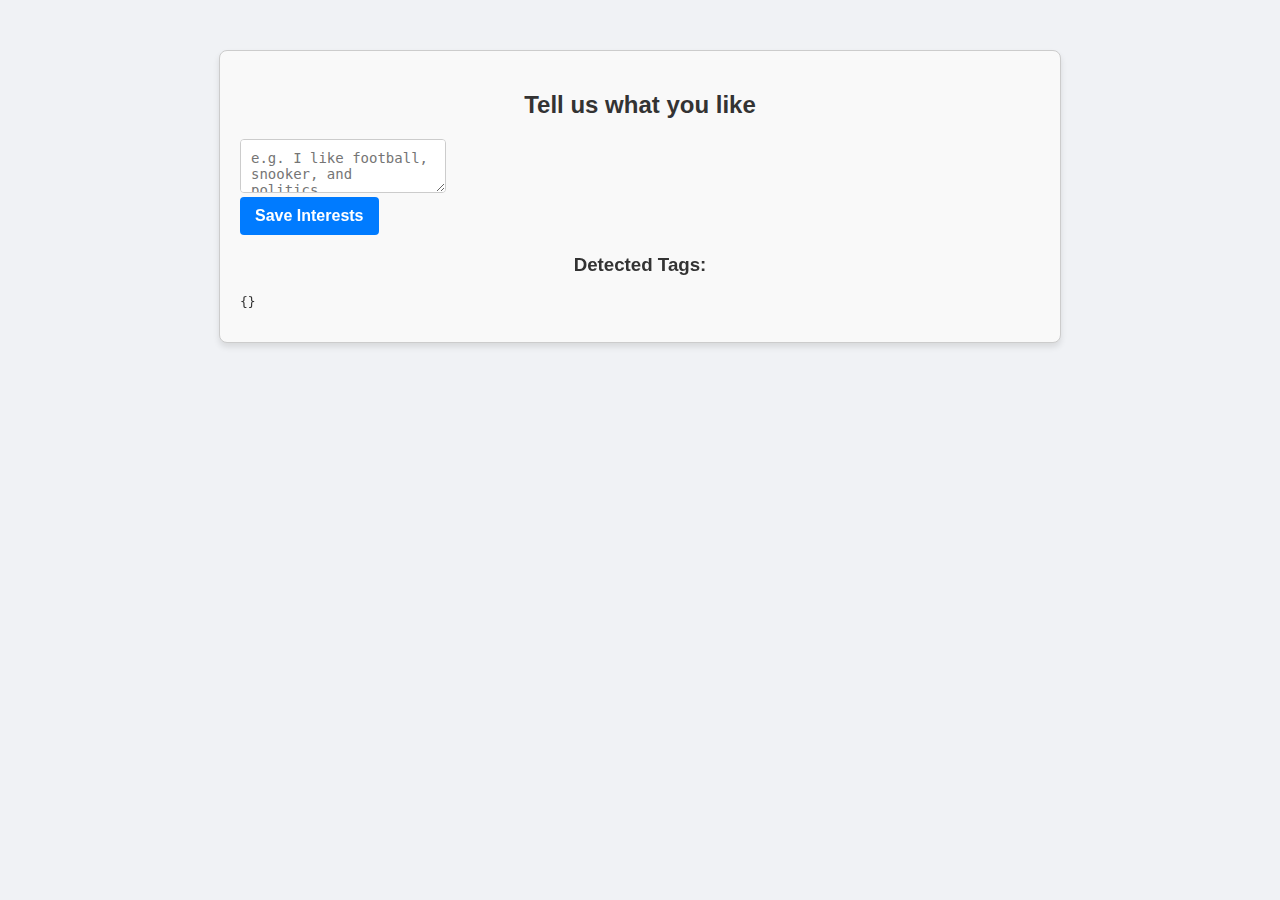
<file: ClientSide/html/tags.html>
<!DOCTYPE html>
<html lang="en">
<head>
  <meta charset="UTF-8">
  <title>Select Interests</title>
  <link rel="stylesheet" href="../CSS/Styles.css">
</head>
<body>
  <div class="general-container">
    <h2>Tell us what you like</h2>
    <textarea id="userInput" placeholder="e.g. I like football, snooker, and politics."></textarea><br>
    <button onclick="getTags()">Save Interests</button>

    <h3>Detected Tags:</h3>
    <pre id="result">{}</pre>
  </div>

  <script>
    async function getTags() {
      const prompt = document.getElementById('userInput').value;
      const resultBox = document.getElementById('result');
      resultBox.textContent = 'Loading...';

      try {
        const response = await fetch("https://api-inference.huggingface.co/models/bigcode/starcoder", {
          method: "POST",
          headers: {
            "Content-Type": "application/json",
            "Authorization": "Bearer YOUR_HUGGINGFACE_API_KEY"
          },
          body: JSON.stringify({
            inputs: `You are a smart tag extractor.
             From this user sentence:  ${prompt}\n 
             extract 3–6 simple interest tags. 
             Return a JSON object like: { "tags": ["Politics","Sports","Cars","Gaming","Technology","Football", "Snooker"] }`
          })
        });

        const data = await response.json();
        const content = data.generated_text || data[0]?.generated_text || "{}";
        resultBox.textContent = content;

        const parsed = JSON.parse(content);
        const tags = parsed.tags;

        const jwt = localStorage.getItem('jwtToken');
        const saveResponse = await fetch("/api/UserTags", {
          method: "POST",
          headers: {
            "Content-Type": "application/json",
            "Authorization": "Bearer " + jwt
          },
          body: JSON.stringify(tags)
        });

        if (saveResponse.ok) {
          alert("Tags saved successfully! Redirecting to home page...");
          setTimeout(() => window.location.href = "index.html", 1500);
        } else {
          alert("Failed to save tags.");
        }

      } catch (error) {
        resultBox.textContent = "Error: " + error.message;
      }
    }
  </script>
</body>
</html>
</file>
<file: wwwroot/css/notifications.css>
/* Notification System Styles */
.notification-container {
    position: relative;
    display: inline-block;
}

.notification-btn {
    position: relative;
    background: none;
    border: none;
    color: white;
    cursor: pointer;
    padding: 8px 16px;
    border-radius: 4px;
    transition: background-color 0.3s;
}

.notification-btn:hover {
    background-color: rgba(255, 255, 255, 0.1);
}

.notification-badge {
    position: absolute;
    top: -2px;
    right: 4px;
    background-color: #ff4757;
    color: white;
    border-radius: 50%;
    padding: 2px 6px;
    font-size: 0.7rem;
    min-width: 18px;
    text-align: center;
}

.notification-dropdown {
    position: absolute;
    top: 100%;
    right: 0;
    background: white;
    border: 1px solid #ddd;
    border-radius: 8px;
    box-shadow: 0 4px 12px rgba(0, 0, 0, 0.15);
    width: 320px;
    max-height: 400px;
    z-index: 1000;
    display: none;
    overflow: hidden;
}

.notification-dropdown.show {
    display: block;
    animation: slideDown 0.2s ease-out;
}

@keyframes slideDown {
    from {
        opacity: 0;
        transform: translateY(-10px);
    }
    to {
        opacity: 1;
        transform: translateY(0);
    }
}

.dropdown-header {
    padding: 12px 16px;
    border-bottom: 1px solid #eee;
    display: flex;
    justify-content: space-between;
    align-items: center;
    background-color: #f8f9fa;
}

.dropdown-header h6 {
    margin: 0;
    font-weight: 600;
    color: #333;
}

.mark-all-read-btn {
    background: none;
    border: none;
    color: #007bff;
    cursor: pointer;
    font-size: 0.8rem;
    padding: 4px 8px;
    border-radius: 4px;
    transition: background-color 0.2s;
}

.mark-all-read-btn:hover {
    background-color: rgba(0, 123, 255, 0.1);
}

.dropdown-content {
    max-height: 300px;
    overflow-y: auto;
}

.notification-item {
    padding: 12px 16px;
    border-bottom: 1px solid #f0f0f0;
    display: flex;
    justify-content: space-between;
    align-items: flex-start;
    transition: background-color 0.2s;
}

.notification-item:last-child {
    border-bottom: none;
}

.notification-item:hover {
    background-color: #f8f9fa;
}

.notification-item.unread {
    background-color: #f0f8ff;
    border-left: 3px solid #007bff;
}

.notification-content {
    flex: 1;
}

.notification-title {
    font-weight: 600;
    font-size: 0.9rem;
    color: #333;
    margin-bottom: 4px;
}

.notification-message {
    font-size: 0.8rem;
    color: #666;
    line-height: 1.4;
    margin-bottom: 4px;
}

.notification-time {
    font-size: 0.7rem;
    color: #999;
}

.mark-read-btn-small {
    background: none;
    border: none;
    color: #007bff;
    cursor: pointer;
    padding: 4px;
    border-radius: 50%;
    width: 24px;
    height: 24px;
    display: flex;
    align-items: center;
    justify-content: center;
    transition: background-color 0.2s;
}

.mark-read-btn-small:hover {
    background-color: rgba(0, 123, 255, 0.1);
}

.dropdown-footer {
    padding: 12px 16px;
    border-top: 1px solid #eee;
    background-color: #f8f9fa;
    text-align: center;
}

.view-all-btn {
    color: #007bff;
    text-decoration: none;
    font-size: 0.9rem;
    font-weight: 500;
}

.view-all-btn:hover {
    text-decoration: underline;
}

.loading, .no-notifications, .error {
    padding: 20px;
    text-align: center;
    color: #666;
    font-size: 0.9rem;
}

.error {
    color: #dc3545;
}

/* Header Responsive Improvements */
header {
    position: sticky;
    top: 0;
    z-index: 999;
    background: linear-gradient(135deg, #667eea 0%, #764ba2 100%);
    padding: 0;
    box-shadow: 0 2px 10px rgba(0, 0, 0, 0.1);
}

.header-container {
    max-width: 1200px;
    margin: 0 auto;
    padding: 0 16px;
    display: flex;
    justify-content: space-between;
    align-items: center;
    height: 60px;
}

.logo {
    font-size: 1.5rem;
    font-weight: bold;
    color: white;
    text-decoration: none;
}

.nav-menu {
    display: flex;
    gap: 8px;
    align-items: center;
}

.nav-btn {
    color: white;
    text-decoration: none;
    padding: 8px 16px;
    border-radius: 4px;
    transition: all 0.3s;
    background: none;
    border: none;
    cursor: pointer;
    font-size: 0.9rem;
    white-space: nowrap;
}

.nav-btn:hover {
    background-color: rgba(255, 255, 255, 0.1);
    transform: translateY(-1px);
}

.mobile-menu-toggle {
    display: none;
    background: none;
    border: none;
    color: white;
    font-size: 1.5rem;
    cursor: pointer;
    padding: 8px;
}

/* Mobile Menu Styles */
@media (max-width: 768px) {
    .nav-menu {
        position: fixed;
        top: 60px;
        right: -100%;
        width: 250px;
        height: calc(100vh - 60px);
        background: linear-gradient(135deg, #667eea 0%, #764ba2 100%);
        flex-direction: column;
        padding: 20px 0;
        transition: right 0.3s ease;
        box-shadow: -2px 0 10px rgba(0, 0, 0, 0.1);
        gap: 0;
    }

    .nav-menu.open {
        right: 0;
    }

    .nav-btn {
        width: 100%;
        text-align: left;
        padding: 12px 20px;
        border-radius: 0;
        border-bottom: 1px solid rgba(255, 255, 255, 0.1);
    }

    .mobile-menu-toggle {
        display: block;
    }

    .notification-dropdown {
        right: 16px;
        width: calc(100vw - 32px);
        max-width: 320px;
    }
}

/* Sidebar Updates for Auth State */
.left-sidebar {
    background: white;
    border-right: 1px solid #e9ecef;
    min-height: calc(100vh - 60px);
    padding: 20px 0;
    transition: transform 0.3s ease;
}

.user-profile-section {
    padding: 20px;
    border-bottom: 1px solid #e9ecef;
    text-align: center;
    display: none;
}

.user-profile-section.authenticated {
    display: block;
}

.user-avatar {
    width: 60px;
    height: 60px;
    border-radius: 50%;
    background: linear-gradient(135deg, #667eea 0%, #764ba2 100%);
    display: flex;
    align-items: center;
    justify-content: center;
    color: white;
    font-size: 1.5rem;
    font-weight: bold;
    margin: 0 auto 12px;
}

.user-profile-section h4 {
    margin: 0 0 4px;
    font-size: 1.1rem;
    color: #333;
}

.user-email {
    font-size: 0.8rem;
    color: #666;
    margin: 0;
}

.nav-item {
    display: block;
}

.nav-item[data-auth-required] {
    display: none;
}

.nav-item[data-guest-only] {
    display: block;
}

.authenticated .nav-item[data-auth-required] {
    display: block;
}

.authenticated .nav-item[data-guest-only] {
    display: none;
}

@media (max-width: 768px) {
    .left-sidebar {
        position: fixed;
        left: -250px;
        top: 60px;
        width: 250px;
        z-index: 998;
        box-shadow: 2px 0 10px rgba(0, 0, 0, 0.1);
    }

    .left-sidebar.open {
        transform: translateX(250px);
    }

    .sidebar-overlay {
        position: fixed;
        top: 60px;
        left: 0;
        width: 100%;
        height: calc(100vh - 60px);
        background: rgba(0, 0, 0, 0.5);
        z-index: 997;
        display: none;
    }

    .sidebar-overlay.active {
        display: block;
    }
}

/* Icon improvements */
.icon-bell {
    margin-right: 4px;
    font-size: 1rem;
}

/* Animation for smooth transitions */
.nav-btn, .notification-item, .mark-read-btn-small {
    transition: all 0.2s ease;
}

/* Better hover states */
.nav-btn:focus {
    outline: 2px solid rgba(255, 255, 255, 0.5);
    outline-offset: 2px;
}

.notification-item:focus-within {
    background-color: #f0f8ff;
}

/* Loading states */
.loading {
    position: relative;
}

.loading::after {
    content: '';
    position: absolute;
    right: 20px;
    top: 50%;
    transform: translateY(-50%);
    width: 16px;
    height: 16px;
    border: 2px solid #ddd;
    border-top: 2px solid #007bff;
    border-radius: 50%;
    animation: spin 1s linear infinite;
}

@keyframes spin {
    0% { transform: translateY(-50%) rotate(0deg); }
    100% { transform: translateY(-50%) rotate(360deg); }
}
</file>
<file: ClientSide/CSS/Styles.css>
/* Global reset and typography */
body {
    margin: 0;
    padding: 0;
    font-family: Arial, sans-serif;
    background-color: #f0f2f5;
    color: #333;
}

h1, h2, h3 {
    text-align: center;
    color: #333;
}

/* Container styles */
.auth-container,
.edit-container,
.general-container {
    max-width: 800px;
    margin: 50px auto;
    padding: 20px;
    border: 1px solid #ccc;
    border-radius: 8px;
    background-color: #f9f9f9;
    box-shadow: 0 4px 6px rgba(0, 0, 0, 0.1);
}

/* Feed tabs styling */
.feed-tabs {
    display: flex;
    gap: 10px;
    margin-bottom: 20px;
    justify-content: center;
    flex-wrap: wrap;
}

.feed-tab {
    padding: 10px 20px;
    background-color: #e9ecef;
    border: 1px solid #ccc;
    border-radius: 20px;
    cursor: pointer;
    font-size: 14px;
    transition: all 0.3s ease;
    color: #333;
    text-decoration: none;
}

.feed-tab:hover {
    background-color: #007bff;
    color: white;
    border-color: #007bff;
}

.feed-tab.active {
    background-color: #007bff;
    color: white;
    border-color: #007bff;
}

/* Form & Input */
.auth-form {
    display: flex;
    flex-direction: column;
    gap: 15px;
}

.auth-form-group {
    display: flex;
    flex-direction: column;
}

.auth-label {
    font-size: 14px;
    margin-bottom: 5px;
    color: #555;
}

.auth-input, textarea {
    padding: 10px;
    font-size: 14px;
    border: 1px solid #ccc;
    border-radius: 4px;
    outline: none;
    transition: border-color 0.3s ease;
}

.auth-input:focus,
textarea:focus {
    border-color: #007bff;
}

.auth-btn, button {
    padding: 10px 15px;
    font-size: 16px;
    font-weight: bold;
    color: #fff;
    background-color: #007bff;
    border: none;
    border-radius: 4px;
    cursor: pointer;
    transition: background-color 0.3s ease;
}

.auth-btn:hover,
button:hover {
    background-color: #0056b3;
}

/* Tags and news */
.tags {
    display: flex;
    flex-wrap: wrap;
    gap: 10px;
    margin-top: 20px;
    justify-content: center;
}

.tags button {
    background-color: #e4e6eb;
    border: none;
    padding: 6px 12px;
    border-radius: 5px;
    cursor: pointer;
}

.tags button.active {
    background-color: #007bff;
    color: white;
}

/* News posts */
.post {
    background-color: white;
    padding: 15px;
    margin: 15px 0;
    border-radius: 10px;
    box-shadow: 0 1px 3px rgba(0, 0, 0, 0.1);
}

.login-btn {
    background-color: #007bff;
    color: white;
    padding: 8px 12px;
    border: none;
    border-radius: 5px;
    cursor: pointer;
    margin-left: auto;
}
</file>
